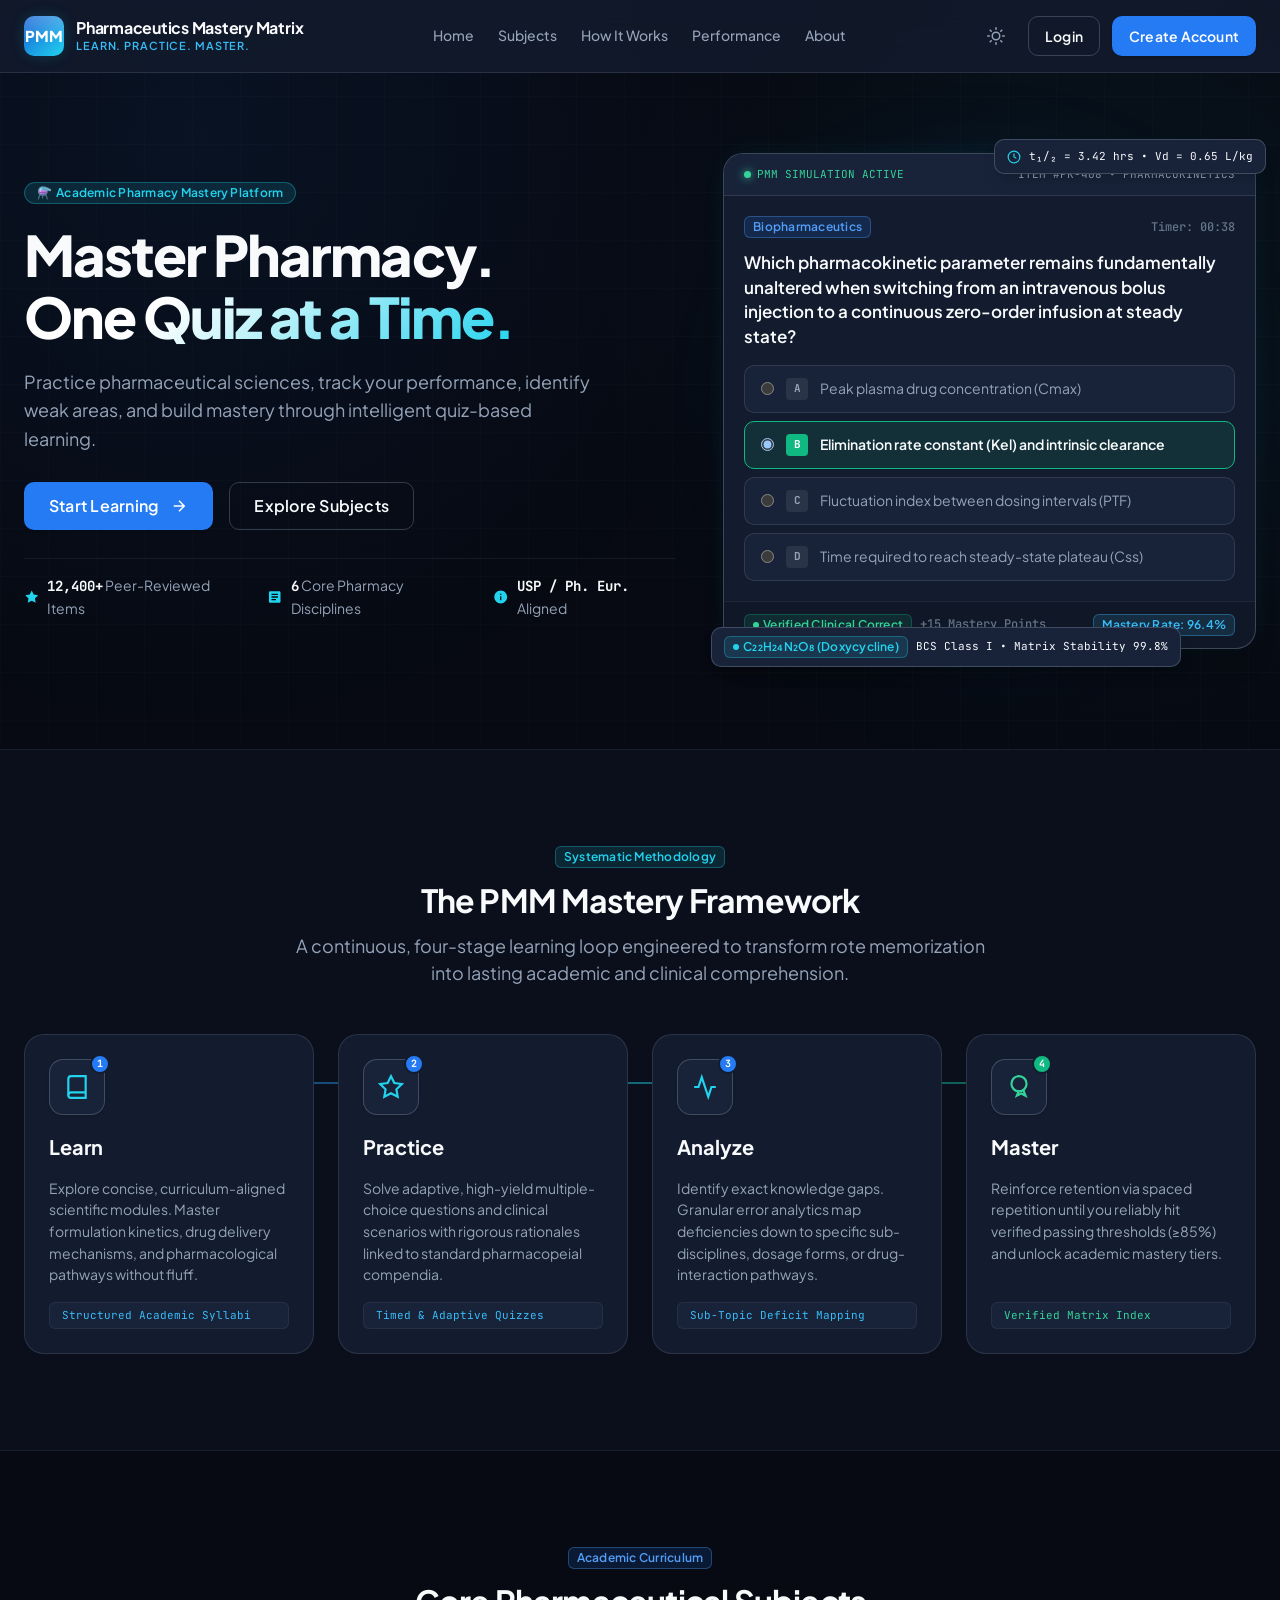
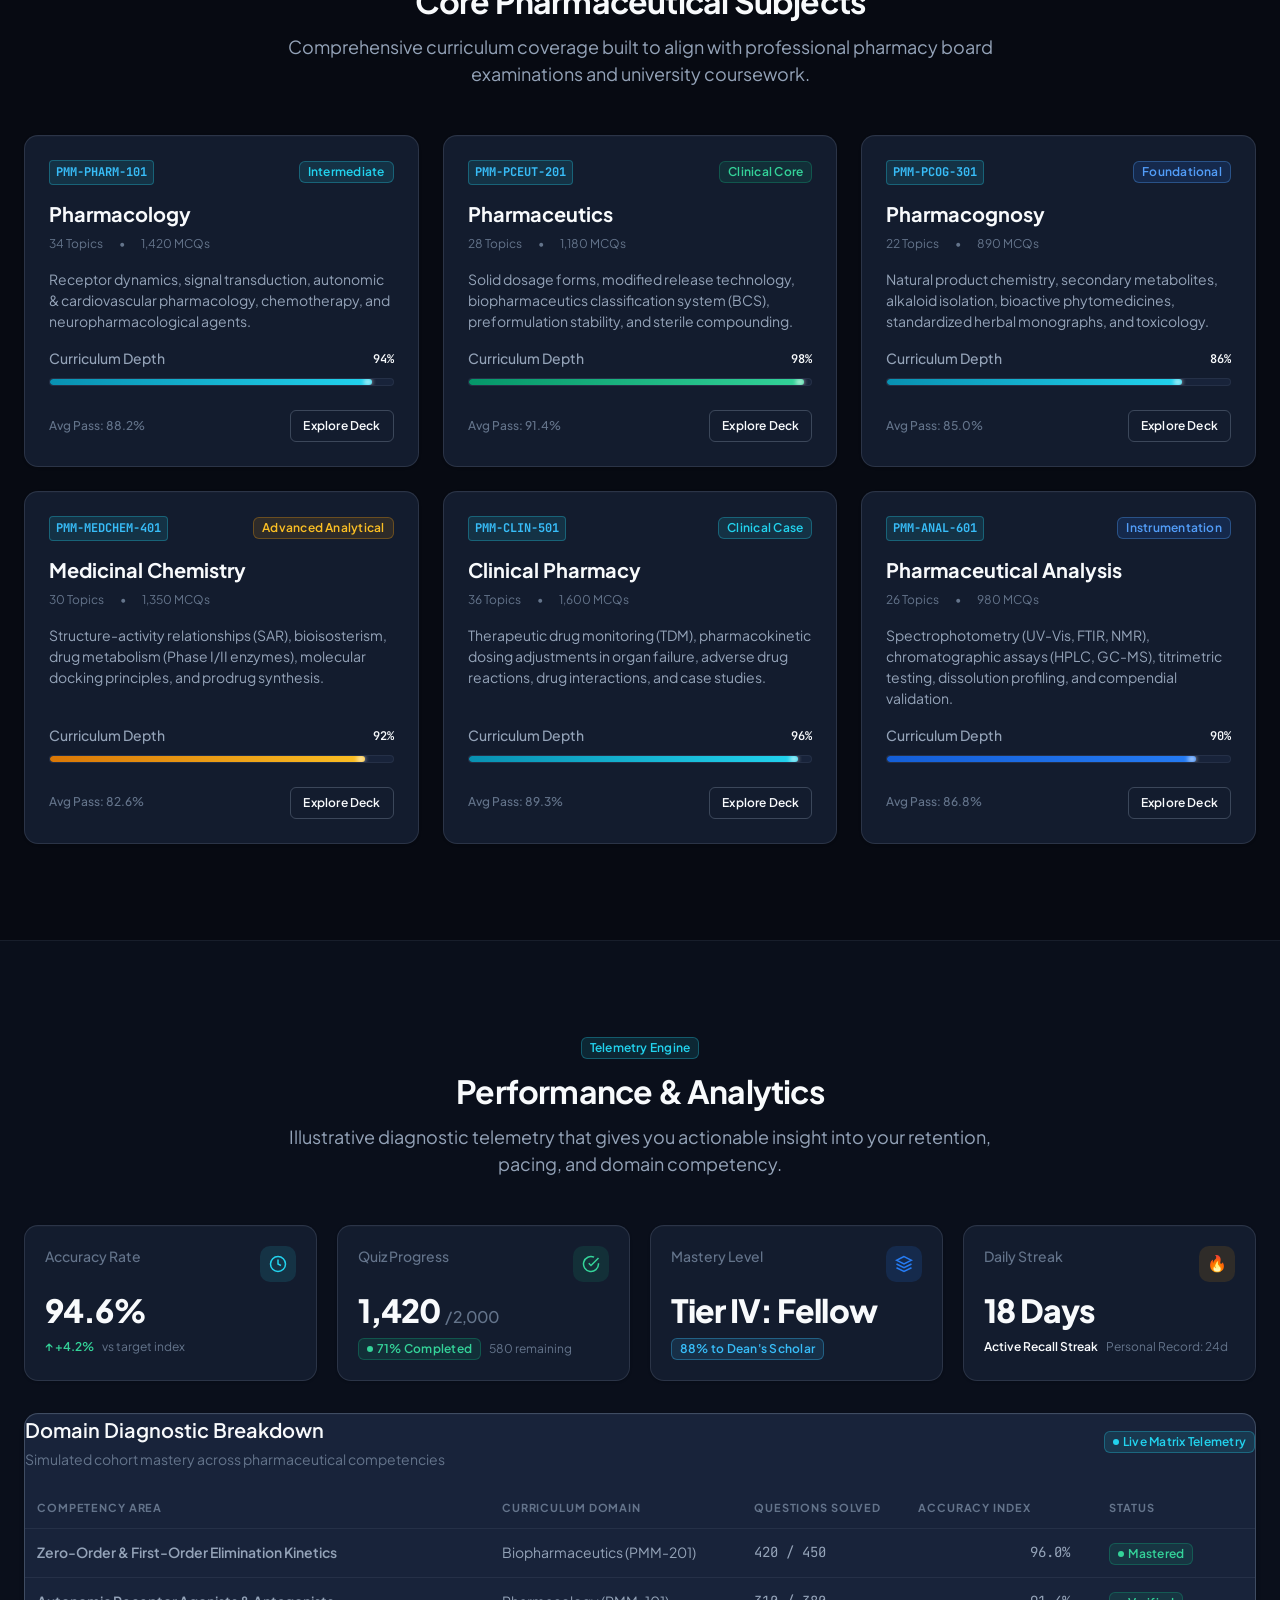
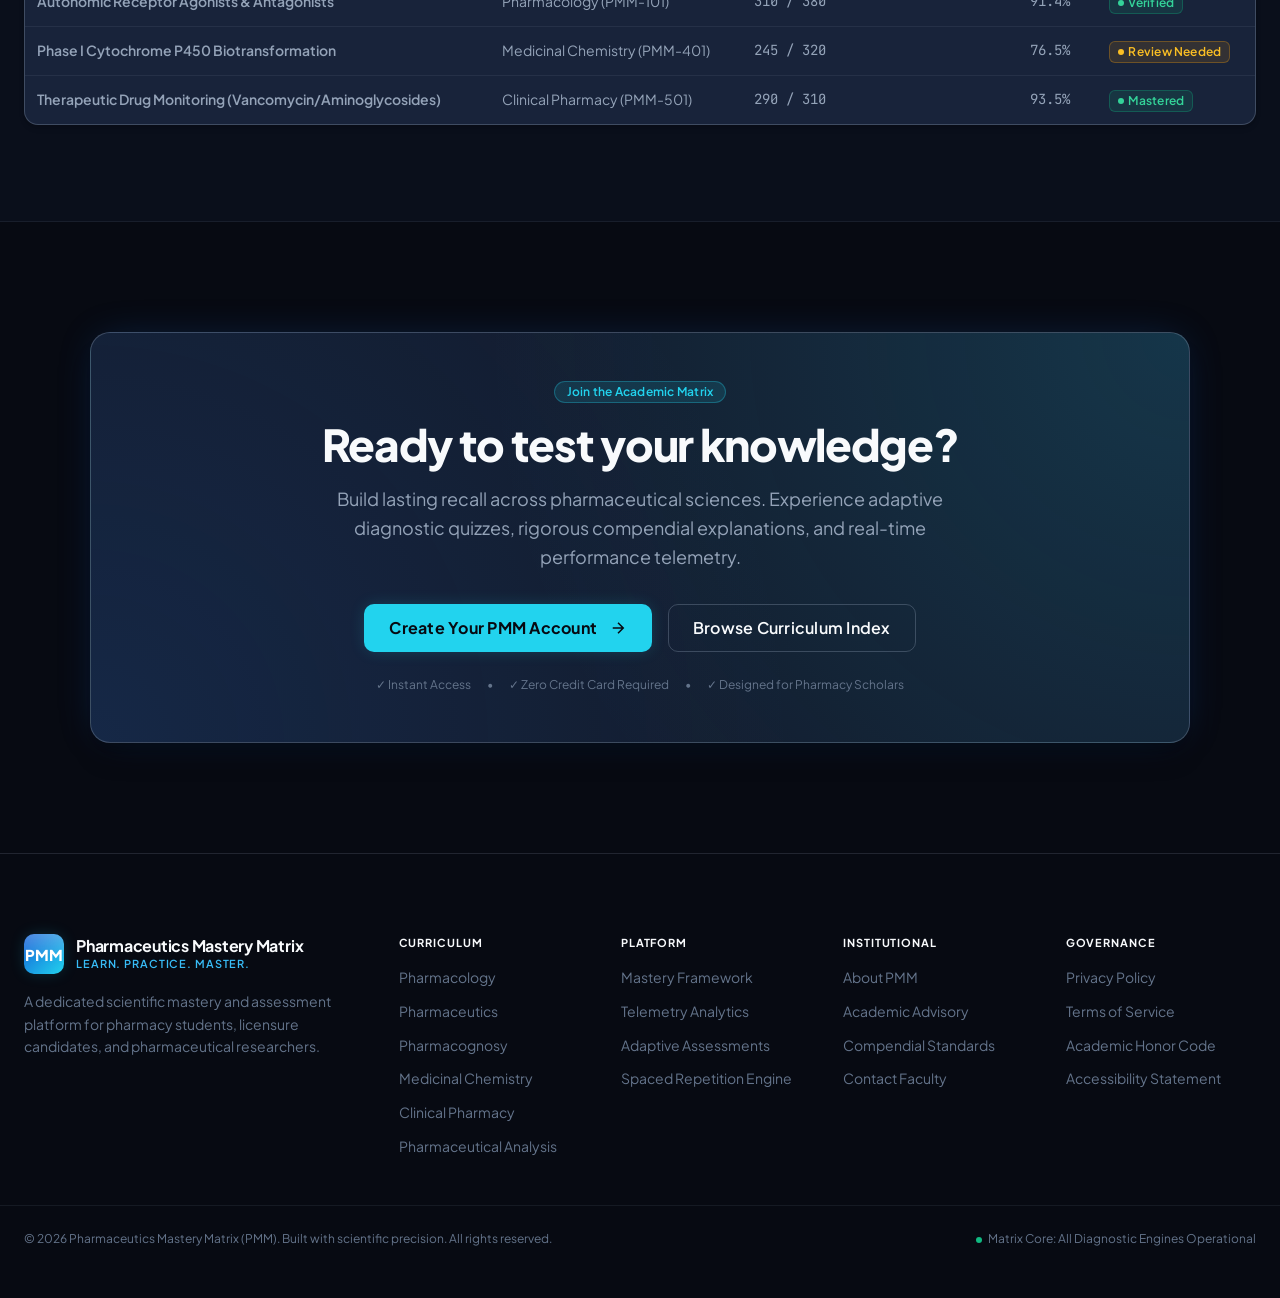
<file: index.html>
<!DOCTYPE html>
<html lang="en" data-theme="dark">
<head>
  <meta charset="UTF-8">
  <meta name="viewport" content="width=device-width, initial-scale=1.0">
  <meta name="description" content="Pharmaceutics Mastery Matrix (PMM) - An advanced pharmaceutical science education and quiz mastery platform. Learn. Practice. Master.">
  <title>Pharmaceutics Mastery Matrix (PMM) — Learn. Practice. Master.</title>

  <!-- Design System Stylesheets -->
  <link rel="stylesheet" href="./css/pmm-system.css">
  <link rel="stylesheet" href="./css/pmm-landing.css">
</head>
<body class="pmm-landing-body">

  <!-- ========================================================================
       1. NAVIGATION SECTION
       ======================================================================== -->
  <header class="pmm-landing-header" id="top-nav">
    <nav class="pmm-landing-nav" aria-label="Main Navigation">
      <!-- Left: Logo & Title -->
      <a href="#hero" class="pmm-brand-lockup" aria-label="Pharmaceutics Mastery Matrix Home">
        <div class="pmm-brand-logo" aria-hidden="true">
          <span>PMM</span>
        </div>
        <div class="pmm-brand-text">
          <span class="pmm-brand-title">Pharmaceutics Mastery Matrix</span>
          <span class="pmm-brand-subtitle">Learn. Practice. Master.</span>
        </div>
      </a>

      <!-- Right: Main Menu Links -->
      <div class="pmm-nav-menu" role="menubar">
        <a href="#hero" class="pmm-nav-link" role="menuitem">Home</a>
        <a href="#subjects" class="pmm-nav-link" role="menuitem">Subjects</a>
        <a href="#how-it-works" class="pmm-nav-link" role="menuitem">How It Works</a>
        <a href="#performance" class="pmm-nav-link" role="menuitem">Performance</a>
        <a href="#about" class="pmm-nav-link" role="menuitem">About</a>
      </div>

      <!-- Right: Actions & Theme Toggle -->
      <div class="pmm-nav-actions">
        <!-- Dark/Light Theme Switcher -->
        <button type="button" class="pmm-btn pmm-btn--icon pmm-btn--ghost" data-pmm-theme-toggle aria-label="Toggle dark/light visual mode" data-pmm-tooltip="Toggle Mode" data-pmm-tooltip-pos="bottom">
          <svg width="18" height="18" fill="none" stroke="currentColor" stroke-width="2" stroke-linecap="round" stroke-linejoin="round" viewBox="0 0 24 24" aria-hidden="true">
            <circle cx="12" cy="12" r="5"></circle>
            <line x1="12" y1="1" x2="12" y2="3"></line>
            <line x1="12" y1="21" x2="12" y2="23"></line>
            <line x1="4.22" y1="4.22" x2="5.64" y2="5.64"></line>
            <line x1="18.36" y1="18.36" x2="19.78" y2="19.78"></line>
            <line x1="1" y1="12" x2="3" y2="12"></line>
            <line x1="21" y1="12" x2="23" y2="12"></line>
            <line x1="4.22" y1="19.78" x2="5.64" y2="18.36"></line>
            <line x1="18.36" y1="5.64" x2="19.78" y2="4.22"></line>
          </svg>
        </button>

        <!-- Route placeholder buttons -->
        <a href="login.html" class="pmm-btn pmm-btn--outline" id="nav-login-btn">
          <span>Login</span>
        </a>
        <a href="register.html" class="pmm-btn pmm-btn--primary" id="nav-register-btn">
          <span>Create Account</span>
        </a>

        <!-- Mobile Drawer Hamburger -->
        <button type="button" class="pmm-btn pmm-btn--icon pmm-btn--ghost pmm-mobile-toggle" id="pmm-mobile-menu-btn" aria-label="Open mobile navigation menu">
          <svg width="22" height="22" fill="none" stroke="currentColor" stroke-width="2" stroke-linecap="round" stroke-linejoin="round" viewBox="0 0 24 24" aria-hidden="true">
            <line x1="3" y1="12" x2="21" y2="12"></line>
            <line x1="3" y1="6" x2="21" y2="6"></line>
            <line x1="3" y1="18" x2="21" y2="18"></line>
          </svg>
        </button>
      </div>
    </nav>
  </header>

  <!-- Mobile Menu Drawer & Backdrop -->
  <div class="pmm-sidebar-backdrop" id="pmm-mobile-backdrop"></div>
  <aside class="pmm-shell__sidebar pmm-sidebar" id="pmm-mobile-drawer" aria-label="Mobile Navigation Drawer">
    <div class="pmm-sidebar__header">
      <div class="pmm-sidebar__logo-mark">PMM</div>
      <div class="pmm-sidebar__brand-text">
        <span class="pmm-sidebar__brand-name">Pharmaceutics Matrix</span>
        <span class="pmm-sidebar__brand-tag">Navigation</span>
      </div>
      <button type="button" class="pmm-btn pmm-btn--icon pmm-btn--ghost pmm-mobile-close-btn" id="pmm-mobile-close-btn" aria-label="Close menu">✕</button>
    </div>
    <nav class="pmm-nav" aria-label="Mobile Navigation">
      <a href="#hero" class="pmm-nav__link pmm-nav__link--active"><span class="pmm-nav__label">Home</span></a>
      <a href="#subjects" class="pmm-nav__link"><span class="pmm-nav__label">Subjects</span></a>
      <a href="#how-it-works" class="pmm-nav__link"><span class="pmm-nav__label">How It Works</span></a>
      <a href="#performance" class="pmm-nav__link"><span class="pmm-nav__label">Performance</span></a>
      <a href="#about" class="pmm-nav__link"><span class="pmm-nav__label">About</span></a>
    </nav>
    <div class="pmm-sidebar__footer pmm-mobile-drawer__footer">
      <a href="login.html" class="pmm-btn pmm-btn--outline pmm-btn--full">Login</a>
      <a href="register.html" class="pmm-btn pmm-btn--primary pmm-btn--full">Create Account</a>
    </div>
  </aside>

  <main>
    <!-- ======================================================================
         2. HERO SECTION
         ====================================================================== -->
    <section class="pmm-hero-section" id="hero">
      <div class="pmm-hero-grid">
        <!-- Left Column: Copy & Calls to Action -->
        <div class="pmm-hero-content">
          <div class="pmm-hero-badge-wrap">
            <span class="pmm-badge pmm-badge--accent pmm-badge--pill">
              <span aria-hidden="true">⚗️</span> Academic Pharmacy Mastery Platform
            </span>
          </div>

          <h1 class="pmm-hero-title">
            Master Pharmacy.<br>
            <span class="pmm-hero-title-accent">One Quiz at a Time.</span>
          </h1>

          <p class="pmm-hero-subtitle">
            Practice pharmaceutical sciences, track your performance, identify weak areas, and build mastery through intelligent quiz-based learning.
          </p>

          <div class="pmm-hero-ctas">
            <a href="register.html" class="pmm-btn pmm-btn--primary pmm-btn--lg" id="hero-cta-start">
              <span>Start Learning</span>
              <svg width="18" height="18" fill="none" stroke="currentColor" stroke-width="2" viewBox="0 0 24 24" aria-hidden="true"><path d="M5 12h14M12 5l7 7-7 7"/></svg>
            </a>
            <a href="#subjects" class="pmm-btn pmm-btn--outline pmm-btn--lg" id="hero-cta-explore">
              <span>Explore Subjects</span>
            </a>
          </div>

          <!-- Credibility / Realism Indicators -->
          <div class="pmm-hero-meta-row">
            <div class="pmm-meta-item">
              <svg width="16" height="16" fill="currentColor" viewBox="0 0 24 24" class="pmm-text-accent" aria-hidden="true"><path d="M12 2l3.09 6.26L22 9.27l-5 4.87 1.18 6.88L12 17.77l-6.18 3.25L7 14.14 2 9.27l6.91-1.01L12 2z"/></svg>
              <span><strong>12,400+</strong> Peer-Reviewed Items</span>
            </div>
            <div class="pmm-meta-item">
              <svg width="16" height="16" fill="currentColor" viewBox="0 0 24 24" class="pmm-text-accent" aria-hidden="true"><path d="M19 3H5c-1.1 0-2 .9-2 2v14c0 1.1.9 2 2 2h14c1.1 0 2-.9 2-2V5c0-1.1-.9-2-2-2zm-5 14H7v-2h7v2zm3-4H7v-2h10v2zm0-4H7V7h10v2z"/></svg>
              <span><strong>6</strong> Core Pharmacy Disciplines</span>
            </div>
            <div class="pmm-meta-item">
              <svg width="16" height="16" fill="currentColor" viewBox="0 0 24 24" class="pmm-text-accent" aria-hidden="true"><path d="M12 2C6.48 2 2 6.48 2 12s4.48 10 10 10 10-4.48 10-10S17.52 2 12 2zm1 15h-2v-6h2v6zm0-8h-2V7h2v2z"/></svg>
              <span><strong>USP / Ph. Eur.</strong> Aligned</span>
            </div>
          </div>
        </div>

        <!-- Right Column: Sophisticated Scientific Visual Element (HUD + Molecular Matrix) -->
        <div class="pmm-hero-visual-wrap">
          <div class="pmm-hero-visual-glow" aria-hidden="true"></div>

          <!-- Top-right Floating Scientific Telemetry Chip -->
          <div class="pmm-floating-chip pmm-floating-chip--top-right" aria-hidden="true">
            <svg width="14" height="14" fill="none" stroke="currentColor" stroke-width="2" viewBox="0 0 24 24" class="pmm-text-accent"><circle cx="12" cy="12" r="10"/><path d="M12 6v6l4 2"/></svg>
            <span>t₁/₂ = 3.42 hrs • Vd = 0.65 L/kg</span>
          </div>

          <!-- Simulated Live Clinical Quiz HUD -->
          <div class="pmm-hero-quiz-card">
            <!-- HUD Header -->
            <div class="pmm-hero-quiz-hud">
              <span class="pmm-hud-live-tag">PMM SIMULATION ACTIVE</span>
              <span>ITEM #PK-408 • PHARMACOKINETICS</span>
            </div>

            <!-- Question Box -->
            <div class="pmm-quiz-question-box">
              <div class="pmm-quiz-question-header">
                <span class="pmm-badge pmm-badge--primary">Biopharmaceutics</span>
                <span class="pmm-micro pmm-mono">Timer: 00:38</span>
              </div>

              <p class="pmm-quiz-question-text">
                Which pharmacokinetic parameter remains fundamentally unaltered when switching from an intravenous bolus injection to a continuous zero-order infusion at steady state?
              </p>

              <!-- Interactive Options -->
              <div class="pmm-quiz-options-list">
                <label class="pmm-quiz-option-item" data-correct="false">
                  <input type="radio" name="hero_quiz_option" class="pmm-sr-only" value="A">
                  <span class="pmm-option-key">A</span>
                  <span>Peak plasma drug concentration (Cmax)</span>
                </label>

                <label class="pmm-quiz-option-item pmm-quiz-option-item--selected" data-correct="true">
                  <input type="radio" name="hero_quiz_option" class="pmm-sr-only" value="B" checked>
                  <span class="pmm-option-key">B</span>
                  <span>Elimination rate constant (Kel) and intrinsic clearance</span>
                </label>

                <label class="pmm-quiz-option-item" data-correct="false">
                  <input type="radio" name="hero_quiz_option" class="pmm-sr-only" value="C">
                  <span class="pmm-option-key">C</span>
                  <span>Fluctuation index between dosing intervals (PTF)</span>
                </label>

                <label class="pmm-quiz-option-item" data-correct="false">
                  <input type="radio" name="hero_quiz_option" class="pmm-sr-only" value="D">
                  <span class="pmm-option-key">D</span>
                  <span>Time required to reach steady-state plateau (Css)</span>
                </label>
              </div>
            </div>

            <!-- HUD Card Footer -->
            <div class="pmm-hero-quiz-footer">
              <div id="pmm-quiz-feedback" class="pmm-quiz-feedback-wrap">
                <span class="pmm-badge pmm-badge--success pmm-badge--dot">Verified Clinical Correct</span>
                <span class="pmm-micro pmm-mono">+15 Mastery Points</span>
              </div>
              <span class="pmm-badge pmm-badge--platinum">Mastery Rate: 96.4%</span>
            </div>
          </div>

          <!-- Bottom-left Floating Scientific Telemetry Chip -->
          <div class="pmm-floating-chip pmm-floating-chip--bottom-left" aria-hidden="true">
            <span class="pmm-badge pmm-badge--accent pmm-badge--dot">C₂₂H₂₄N₂O₈ (Doxycycline)</span>
            <span>BCS Class I • Matrix Stability 99.8%</span>
          </div>
        </div>
      </div>
    </section>

    <!-- ======================================================================
         3. PMM MASTERY CONCEPT SECTION (4 Connected Steps)
         ====================================================================== -->
    <section class="pmm-concept-section" id="how-it-works">
      <div class="pmm-section-header">
        <div class="pmm-section-tag">
          <span class="pmm-badge pmm-badge--accent">Systematic Methodology</span>
        </div>
        <h2 class="pmm-h1">The PMM Mastery Framework</h2>
        <p class="pmm-body-lead">
          A continuous, four-stage learning loop engineered to transform rote memorization into lasting academic and clinical comprehension.
        </p>
      </div>

      <!-- 4 Connected Steps Pipeline -->
      <div class="pmm-steps-pipeline">
        <!-- Step 1: Learn -->
        <div class="pmm-step-card">
          <div class="pmm-step-icon-wrap">
            <span class="pmm-step-num-badge">1</span>
            <svg width="26" height="26" fill="none" stroke="currentColor" stroke-width="2" viewBox="0 0 24 24" aria-hidden="true"><path d="M4 19.5A2.5 2.5 0 0 1 6.5 17H20"/><path d="M6.5 2H20v20H6.5A2.5 2.5 0 0 1 4 19.5v-15A2.5 2.5 0 0 1 6.5 2z"/></svg>
          </div>
          <h3 class="pmm-step-title">Learn</h3>
          <p class="pmm-step-desc">
            Explore concise, curriculum-aligned scientific modules. Master formulation kinetics, drug delivery mechanisms, and pharmacological pathways without fluff.
          </p>
          <div class="pmm-step-pill">
            <span>Structured Academic Syllabi</span>
          </div>
        </div>

        <!-- Step 2: Practice -->
        <div class="pmm-step-card">
          <div class="pmm-step-icon-wrap">
            <span class="pmm-step-num-badge">2</span>
            <svg width="26" height="26" fill="none" stroke="currentColor" stroke-width="2" viewBox="0 0 24 24" aria-hidden="true"><polygon points="12 2 15.09 8.26 22 9.27 17 14.14 18.18 21.02 12 17.77 5.82 21.02 7 14.14 2 9.27 8.91 8.26 12 2"/></svg>
          </div>
          <h3 class="pmm-step-title">Practice</h3>
          <p class="pmm-step-desc">
            Solve adaptive, high-yield multiple-choice questions and clinical scenarios with rigorous rationales linked to standard pharmacopeial compendia.
          </p>
          <div class="pmm-step-pill">
            <span>Timed &amp; Adaptive Quizzes</span>
          </div>
        </div>

        <!-- Step 3: Analyze -->
        <div class="pmm-step-card">
          <div class="pmm-step-icon-wrap">
            <span class="pmm-step-num-badge">3</span>
            <svg width="26" height="26" fill="none" stroke="currentColor" stroke-width="2" viewBox="0 0 24 24" aria-hidden="true"><path d="M22 12h-4l-3 9L9 3l-3 9H2"/></svg>
          </div>
          <h3 class="pmm-step-title">Analyze</h3>
          <p class="pmm-step-desc">
            Identify exact knowledge gaps. Granular error analytics map deficiencies down to specific sub-disciplines, dosage forms, or drug-interaction pathways.
          </p>
          <div class="pmm-step-pill">
            <span>Sub-Topic Deficit Mapping</span>
          </div>
        </div>

        <!-- Step 4: Master -->
        <div class="pmm-step-card">
          <div class="pmm-step-icon-wrap pmm-step-icon-wrap--success">
            <span class="pmm-step-num-badge">4</span>
            <svg width="26" height="26" fill="none" stroke="currentColor" stroke-width="2" viewBox="0 0 24 24" aria-hidden="true"><path d="M12 15l-2 5 4-2 4 2-2-5"/><circle cx="12" cy="9" r="7"/></svg>
          </div>
          <h3 class="pmm-step-title">Master</h3>
          <p class="pmm-step-desc">
            Reinforce retention via spaced repetition until you reliably hit verified passing thresholds (≥85%) and unlock academic mastery tiers.
          </p>
          <div class="pmm-step-pill pmm-step-pill--success">
            <span>Verified Matrix Index</span>
          </div>
        </div>
      </div>
    </section>

    <!-- ======================================================================
         4. SUBJECTS PREVIEW SECTION
         ====================================================================== -->
    <section class="pmm-subjects-section" id="subjects">
      <div class="pmm-section-header">
        <div class="pmm-section-tag">
          <span class="pmm-badge pmm-badge--primary">Academic Curriculum</span>
        </div>
        <h2 class="pmm-h1">Core Pharmaceutical Subjects</h2>
        <p class="pmm-body-lead">
          Comprehensive curriculum coverage built to align with professional pharmacy board examinations and university coursework.
        </p>
      </div>

      <div class="pmm-subjects-grid">
        <!-- 1. Pharmacology -->
        <div class="pmm-card pmm-card--interactive pmm-subject-preview-card">
          <div class="pmm-subject-card__meta-row">
            <span class="pmm-subject-card__code">PMM-PHARM-101</span>
            <span class="pmm-badge pmm-badge--accent">Intermediate</span>
          </div>
          <div>
            <h3 class="pmm-subject-card__title">Pharmacology</h3>
            <div class="pmm-subject-card__stats">
              <span>34 Topics</span>
              <span>•</span>
              <span>1,420 MCQs</span>
            </div>
          </div>
          <p class="pmm-subject-card-desc">
            Receptor dynamics, signal transduction, autonomic &amp; cardiovascular pharmacology, chemotherapy, and neuropharmacological agents.
          </p>
          <div class="pmm-progress pmm-progress--accent">
            <div class="pmm-progress__header">
              <span class="pmm-progress__label">Curriculum Depth</span>
              <span class="pmm-progress__value">94%</span>
            </div>
            <div class="pmm-progress__track">
              <div class="pmm-progress__bar pmm-w-94"></div>
            </div>
          </div>
          <div class="pmm-subject-card__footer">
            <span class="pmm-micro">Avg Pass: 88.2%</span>
            <a href="register.html" class="pmm-btn pmm-btn--sm pmm-btn--outline">Explore Deck</a>
          </div>
        </div>

        <!-- 2. Pharmaceutics -->
        <div class="pmm-card pmm-card--interactive pmm-subject-preview-card">
          <div class="pmm-subject-card__meta-row">
            <span class="pmm-subject-card__code">PMM-PCEUT-201</span>
            <span class="pmm-badge pmm-badge--success">Clinical Core</span>
          </div>
          <div>
            <h3 class="pmm-subject-card__title">Pharmaceutics</h3>
            <div class="pmm-subject-card__stats">
              <span>28 Topics</span>
              <span>•</span>
              <span>1,180 MCQs</span>
            </div>
          </div>
          <p class="pmm-subject-card-desc">
            Solid dosage forms, modified release technology, biopharmaceutics classification system (BCS), preformulation stability, and sterile compounding.
          </p>
          <div class="pmm-progress pmm-progress--success">
            <div class="pmm-progress__header">
              <span class="pmm-progress__label">Curriculum Depth</span>
              <span class="pmm-progress__value">98%</span>
            </div>
            <div class="pmm-progress__track">
              <div class="pmm-progress__bar pmm-w-98"></div>
            </div>
          </div>
          <div class="pmm-subject-card__footer">
            <span class="pmm-micro">Avg Pass: 91.4%</span>
            <a href="register.html" class="pmm-btn pmm-btn--sm pmm-btn--outline">Explore Deck</a>
          </div>
        </div>

        <!-- 3. Pharmacognosy -->
        <div class="pmm-card pmm-card--interactive pmm-subject-preview-card">
          <div class="pmm-subject-card__meta-row">
            <span class="pmm-subject-card__code">PMM-PCOG-301</span>
            <span class="pmm-badge pmm-badge--primary">Foundational</span>
          </div>
          <div>
            <h3 class="pmm-subject-card__title">Pharmacognosy</h3>
            <div class="pmm-subject-card__stats">
              <span>22 Topics</span>
              <span>•</span>
              <span>890 MCQs</span>
            </div>
          </div>
          <p class="pmm-subject-card-desc">
            Natural product chemistry, secondary metabolites, alkaloid isolation, bioactive phytomedicines, standardized herbal monographs, and toxicology.
          </p>
          <div class="pmm-progress pmm-progress--accent">
            <div class="pmm-progress__header">
              <span class="pmm-progress__label">Curriculum Depth</span>
              <span class="pmm-progress__value">86%</span>
            </div>
            <div class="pmm-progress__track">
              <div class="pmm-progress__bar pmm-w-86"></div>
            </div>
          </div>
          <div class="pmm-subject-card__footer">
            <span class="pmm-micro">Avg Pass: 85.0%</span>
            <a href="register.html" class="pmm-btn pmm-btn--sm pmm-btn--outline">Explore Deck</a>
          </div>
        </div>

        <!-- 4. Medicinal Chemistry -->
        <div class="pmm-card pmm-card--interactive pmm-subject-preview-card">
          <div class="pmm-subject-card__meta-row">
            <span class="pmm-subject-card__code">PMM-MEDCHEM-401</span>
            <span class="pmm-badge pmm-badge--warning">Advanced Analytical</span>
          </div>
          <div>
            <h3 class="pmm-subject-card__title">Medicinal Chemistry</h3>
            <div class="pmm-subject-card__stats">
              <span>30 Topics</span>
              <span>•</span>
              <span>1,350 MCQs</span>
            </div>
          </div>
          <p class="pmm-subject-card-desc">
            Structure-activity relationships (SAR), bioisosterism, drug metabolism (Phase I/II enzymes), molecular docking principles, and prodrug synthesis.
          </p>
          <div class="pmm-progress pmm-progress--warning">
            <div class="pmm-progress__header">
              <span class="pmm-progress__label">Curriculum Depth</span>
              <span class="pmm-progress__value">92%</span>
            </div>
            <div class="pmm-progress__track">
              <div class="pmm-progress__bar pmm-w-92"></div>
            </div>
          </div>
          <div class="pmm-subject-card__footer">
            <span class="pmm-micro">Avg Pass: 82.6%</span>
            <a href="register.html" class="pmm-btn pmm-btn--sm pmm-btn--outline">Explore Deck</a>
          </div>
        </div>

        <!-- 5. Clinical Pharmacy -->
        <div class="pmm-card pmm-card--interactive pmm-subject-preview-card">
          <div class="pmm-subject-card__meta-row">
            <span class="pmm-subject-card__code">PMM-CLIN-501</span>
            <span class="pmm-badge pmm-badge--accent">Clinical Case</span>
          </div>
          <div>
            <h3 class="pmm-subject-card__title">Clinical Pharmacy</h3>
            <div class="pmm-subject-card__stats">
              <span>36 Topics</span>
              <span>•</span>
              <span>1,600 MCQs</span>
            </div>
          </div>
          <p class="pmm-subject-card-desc">
            Therapeutic drug monitoring (TDM), pharmacokinetic dosing adjustments in organ failure, adverse drug reactions, drug interactions, and case studies.
          </p>
          <div class="pmm-progress pmm-progress--accent">
            <div class="pmm-progress__header">
              <span class="pmm-progress__label">Curriculum Depth</span>
              <span class="pmm-progress__value">96%</span>
            </div>
            <div class="pmm-progress__track">
              <div class="pmm-progress__bar pmm-w-96"></div>
            </div>
          </div>
          <div class="pmm-subject-card__footer">
            <span class="pmm-micro">Avg Pass: 89.3%</span>
            <a href="register.html" class="pmm-btn pmm-btn--sm pmm-btn--outline">Explore Deck</a>
          </div>
        </div>

        <!-- 6. Pharmaceutical Analysis -->
        <div class="pmm-card pmm-card--interactive pmm-subject-preview-card">
          <div class="pmm-subject-card__meta-row">
            <span class="pmm-subject-card__code">PMM-ANAL-601</span>
            <span class="pmm-badge pmm-badge--primary">Instrumentation</span>
          </div>
          <div>
            <h3 class="pmm-subject-card__title">Pharmaceutical Analysis</h3>
            <div class="pmm-subject-card__stats">
              <span>26 Topics</span>
              <span>•</span>
              <span>980 MCQs</span>
            </div>
          </div>
          <p class="pmm-subject-card-desc">
            Spectrophotometry (UV-Vis, FTIR, NMR), chromatographic assays (HPLC, GC-MS), titrimetric testing, dissolution profiling, and compendial validation.
          </p>
          <div class="pmm-progress pmm-progress--primary">
            <div class="pmm-progress__header">
              <span class="pmm-progress__label">Curriculum Depth</span>
              <span class="pmm-progress__value">90%</span>
            </div>
            <div class="pmm-progress__track">
              <div class="pmm-progress__bar pmm-w-90"></div>
            </div>
          </div>
          <div class="pmm-subject-card__footer">
            <span class="pmm-micro">Avg Pass: 86.8%</span>
            <a href="register.html" class="pmm-btn pmm-btn--sm pmm-btn--outline">Explore Deck</a>
          </div>
        </div>
      </div>
    </section>

    <!-- ======================================================================
         5. PERFORMANCE TELEMETRY SECTION (Illustrative UI)
         ====================================================================== -->
    <section class="pmm-performance-section" id="performance">
      <div class="pmm-section-header">
        <div class="pmm-section-tag">
          <span class="pmm-badge pmm-badge--accent">Telemetry Engine</span>
        </div>
        <h2 class="pmm-h1">Performance &amp; Analytics</h2>
        <p class="pmm-body-lead">
          Illustrative diagnostic telemetry that gives you actionable insight into your retention, pacing, and domain competency.
        </p>
      </div>

      <!-- 4 Core Performance Metric Cards -->
      <div class="pmm-performance-grid">
        <!-- 1. Accuracy -->
        <div class="pmm-card pmm-stat-card">
          <div class="pmm-stat-card__header">
            <span class="pmm-stat-card__label">Accuracy Rate</span>
            <div class="pmm-stat-card__icon pmm-stat-card__icon--accent">
              <svg width="18" height="18" fill="none" stroke="currentColor" stroke-width="2" viewBox="0 0 24 24" aria-hidden="true"><circle cx="12" cy="12" r="10"/><path d="M12 6v6l4 2"/></svg>
            </div>
          </div>
          <div class="pmm-stat-card__value">94.6%</div>
          <div class="pmm-stat-card__footer">
            <span class="pmm-stat-card__trend pmm-stat-card__trend--up">↑ +4.2%</span>
            <span class="pmm-stat-card__context">vs target index</span>
          </div>
        </div>

        <!-- 2. Quiz Progress -->
        <div class="pmm-card pmm-stat-card">
          <div class="pmm-stat-card__header">
            <span class="pmm-stat-card__label">Quiz Progress</span>
            <div class="pmm-stat-card__icon pmm-stat-card__icon--success">
              <svg width="18" height="18" fill="none" stroke="currentColor" stroke-width="2" viewBox="0 0 24 24" aria-hidden="true"><path d="M22 11.08V12a10 10 0 1 1-5.93-9.14"/><polyline points="22 4 12 14.01 9 11.01"/></svg>
            </div>
          </div>
          <div class="pmm-stat-card__value">1,420 <span class="pmm-stat-card__denominator">/ 2,000</span></div>
          <div class="pmm-stat-card__footer">
            <span class="pmm-badge pmm-badge--success pmm-badge--dot">71% Completed</span>
            <span class="pmm-stat-card__context">580 remaining</span>
          </div>
        </div>

        <!-- 3. Mastery Level -->
        <div class="pmm-card pmm-stat-card">
          <div class="pmm-stat-card__header">
            <span class="pmm-stat-card__label">Mastery Level</span>
            <div class="pmm-stat-card__icon">
              <svg width="18" height="18" fill="none" stroke="currentColor" stroke-width="2" viewBox="0 0 24 24" aria-hidden="true"><path d="M12 2L2 7l10 5 10-5-10-5zM2 17l10 5 10-5M2 12l10 5 10-5"/></svg>
            </div>
          </div>
          <div class="pmm-stat-card__value pmm-stat-card__value--compact">Tier IV: Fellow</div>
          <div class="pmm-stat-card__footer">
            <span class="pmm-badge pmm-badge--platinum">88% to Dean's Scholar</span>
          </div>
        </div>

        <!-- 4. Daily Streak -->
        <div class="pmm-card pmm-stat-card">
          <div class="pmm-stat-card__header">
            <span class="pmm-stat-card__label">Daily Streak</span>
            <div class="pmm-stat-card__icon pmm-stat-card__icon--warning">
              <span class="pmm-streak-emoji">🔥</span>
            </div>
          </div>
          <div class="pmm-stat-card__value">18 Days</div>
          <div class="pmm-stat-card__footer">
            <span class="pmm-stat-card__trend pmm-stat-card__trend--warning">Active Recall Streak</span>
            <span class="pmm-stat-card__context">Personal Record: 24d</span>
          </div>
        </div>
      </div>

      <!-- Domain Breakdown Telemetry Table -->
      <div class="pmm-telemetry-showcase">
        <div class="pmm-card pmm-card--elevated pmm-card--padded">
          <div class="pmm-domain-header">
            <div>
              <h3 class="pmm-card__title">Domain Diagnostic Breakdown</h3>
              <p class="pmm-card__subtitle">Simulated cohort mastery across pharmaceutical competencies</p>
            </div>
            <span class="pmm-badge pmm-badge--accent pmm-badge--dot">Live Matrix Telemetry</span>
          </div>

          <div class="pmm-table-wrap">
            <table class="pmm-domain-matrix-table" aria-label="Pharmaceutical competency breakdown">
              <thead>
                <tr>
                  <th scope="col">Competency Area</th>
                  <th scope="col">Curriculum Domain</th>
                  <th scope="col">Questions Solved</th>
                  <th scope="col">Accuracy Index</th>
                  <th scope="col">Status</th>
                </tr>
              </thead>
              <tbody>
                <tr>
                  <td class="pmm-domain-title">Zero-Order &amp; First-Order Elimination Kinetics</td>
                  <td>Biopharmaceutics (PMM-201)</td>
                  <td class="pmm-mono">420 / 450</td>
                  <td>
                    <div class="pmm-table-progress-cell">
                      <div class="pmm-progress pmm-table-progress-bar">
                        <div class="pmm-progress__bar pmm-w-96"></div>
                      </div>
                      <span class="pmm-mono">96.0%</span>
                    </div>
                  </td>
                  <td><span class="pmm-badge pmm-badge--success pmm-badge--dot">Mastered</span></td>
                </tr>
                <tr>
                  <td class="pmm-domain-title">Autonomic Receptor Agonists &amp; Antagonists</td>
                  <td>Pharmacology (PMM-101)</td>
                  <td class="pmm-mono">310 / 380</td>
                  <td>
                    <div class="pmm-table-progress-cell">
                      <div class="pmm-progress pmm-table-progress-bar">
                        <div class="pmm-progress__bar pmm-w-91"></div>
                      </div>
                      <span class="pmm-mono">91.4%</span>
                    </div>
                  </td>
                  <td><span class="pmm-badge pmm-badge--success pmm-badge--dot">Verified</span></td>
                </tr>
                <tr>
                  <td class="pmm-domain-title">Phase I Cytochrome P450 Biotransformation</td>
                  <td>Medicinal Chemistry (PMM-401)</td>
                  <td class="pmm-mono">245 / 320</td>
                  <td>
                    <div class="pmm-table-progress-cell">
                      <div class="pmm-progress pmm-progress--warning pmm-table-progress-bar">
                        <div class="pmm-progress__bar pmm-w-76"></div>
                      </div>
                      <span class="pmm-mono">76.5%</span>
                    </div>
                  </td>
                  <td><span class="pmm-badge pmm-badge--warning pmm-badge--dot">Review Needed</span></td>
                </tr>
                <tr>
                  <td class="pmm-domain-title">Therapeutic Drug Monitoring (Vancomycin/Aminoglycosides)</td>
                  <td>Clinical Pharmacy (PMM-501)</td>
                  <td class="pmm-mono">290 / 310</td>
                  <td>
                    <div class="pmm-table-progress-cell">
                      <div class="pmm-progress pmm-table-progress-bar">
                        <div class="pmm-progress__bar pmm-w-93"></div>
                      </div>
                      <span class="pmm-mono">93.5%</span>
                    </div>
                  </td>
                  <td><span class="pmm-badge pmm-badge--success pmm-badge--dot">Mastered</span></td>
                </tr>
              </tbody>
            </table>
          </div>
        </div>
      </div>
    </section>

    <!-- ======================================================================
         6. CALL TO ACTION SECTION
         ====================================================================== -->
    <section class="pmm-cta-section" id="cta">
      <div class="pmm-cta-banner">
        <span class="pmm-badge pmm-badge--accent pmm-badge--pill">Join the Academic Matrix</span>

        <h2 class="pmm-cta-headline">Ready to test your knowledge?</h2>

        <p class="pmm-cta-body">
          Build lasting recall across pharmaceutical sciences. Experience adaptive diagnostic quizzes, rigorous compendial explanations, and real-time performance telemetry.
        </p>

        <div class="pmm-cta-buttons">
          <a href="register.html" class="pmm-btn pmm-btn--accent pmm-btn--lg" id="footer-cta-register">
            <span>Create Your PMM Account</span>
            <svg width="18" height="18" fill="none" stroke="currentColor" stroke-width="2" viewBox="0 0 24 24" aria-hidden="true"><path d="M5 12h14M12 5l7 7-7 7"/></svg>
          </a>
          <a href="#subjects" class="pmm-btn pmm-btn--outline pmm-btn--lg">
            <span>Browse Curriculum Index</span>
          </a>
        </div>

        <div class="pmm-cta-trust">
          <span>✓ Instant Access</span>
          <span>•</span>
          <span>✓ Zero Credit Card Required</span>
          <span>•</span>
          <span>✓ Designed for Pharmacy Scholars</span>
        </div>
      </div>
    </section>
  </main>

  <!-- ========================================================================
       7. FOOTER SECTION
       ======================================================================== -->
  <footer class="pmm-landing-footer" id="about">
    <div class="pmm-footer-grid">
      <!-- Col 1: Brand & Mission -->
      <div class="pmm-footer-brand-col">
        <a href="#hero" class="pmm-brand-lockup">
          <div class="pmm-brand-logo">PMM</div>
          <div class="pmm-brand-text">
            <span class="pmm-brand-title">Pharmaceutics Mastery Matrix</span>
            <span class="pmm-brand-subtitle">Learn. Practice. Master.</span>
          </div>
        </a>
        <p class="pmm-footer-about">
          A dedicated scientific mastery and assessment platform for pharmacy students, licensure candidates, and pharmaceutical researchers.
        </p>
      </div>

      <!-- Col 2: Subjects -->
      <div class="pmm-footer-col">
        <div class="pmm-footer-heading">Curriculum</div>
        <a href="#subjects" class="pmm-footer-link">Pharmacology</a>
        <a href="#subjects" class="pmm-footer-link">Pharmaceutics</a>
        <a href="#subjects" class="pmm-footer-link">Pharmacognosy</a>
        <a href="#subjects" class="pmm-footer-link">Medicinal Chemistry</a>
        <a href="#subjects" class="pmm-footer-link">Clinical Pharmacy</a>
        <a href="#subjects" class="pmm-footer-link">Pharmaceutical Analysis</a>
      </div>

      <!-- Col 3: Platform -->
      <div class="pmm-footer-col">
        <div class="pmm-footer-heading">Platform</div>
        <a href="#how-it-works" class="pmm-footer-link">Mastery Framework</a>
        <a href="#performance" class="pmm-footer-link">Telemetry Analytics</a>
        <a href="register.html" class="pmm-footer-link">Adaptive Assessments</a>
        <a href="register.html" class="pmm-footer-link">Spaced Repetition Engine</a>
      </div>

      <!-- Col 4: Institutional -->
      <div class="pmm-footer-col">
        <div class="pmm-footer-heading">Institutional</div>
        <a href="#about" class="pmm-footer-link">About PMM</a>
        <a href="#about" class="pmm-footer-link">Academic Advisory</a>
        <a href="#about" class="pmm-footer-link">Compendial Standards</a>
        <a href="#about" class="pmm-footer-link">Contact Faculty</a>
      </div>

      <!-- Col 5: Governance -->
      <div class="pmm-footer-col">
        <div class="pmm-footer-heading">Governance</div>
        <a href="#about" class="pmm-footer-link">Privacy Policy</a>
        <a href="#about" class="pmm-footer-link">Terms of Service</a>
        <a href="#about" class="pmm-footer-link">Academic Honor Code</a>
        <a href="#about" class="pmm-footer-link">Accessibility Statement</a>
      </div>
    </div>

    <!-- Bottom Bar -->
    <div class="pmm-footer-bottom">
      <div>
        © 2026 Pharmaceutics Mastery Matrix (PMM). Built with scientific precision. All rights reserved.
      </div>
      <div class="pmm-system-status-indicator">
        <span>Matrix Core: All Diagnostic Engines Operational</span>
      </div>
    </div>
  </footer>

  <!-- Interactive JavaScript Foundation & Landing Script -->
  <script src="./js/pmm-components.js"></script>
  <script src="./js/services/mock-auth-adapter.js"></script>
  <script src="./js/services/auth-service.js"></script>
  <script src="./js/utils/guard.js"></script>
  <script src="./js/pmm-landing.js"></script>
  <script>
    document.addEventListener('DOMContentLoaded', () => {
      if (window.PMM_Guard) {
        PMM_Guard.updateNavAuth();
      }
    });
  </script>
</body>
</html>
</file>
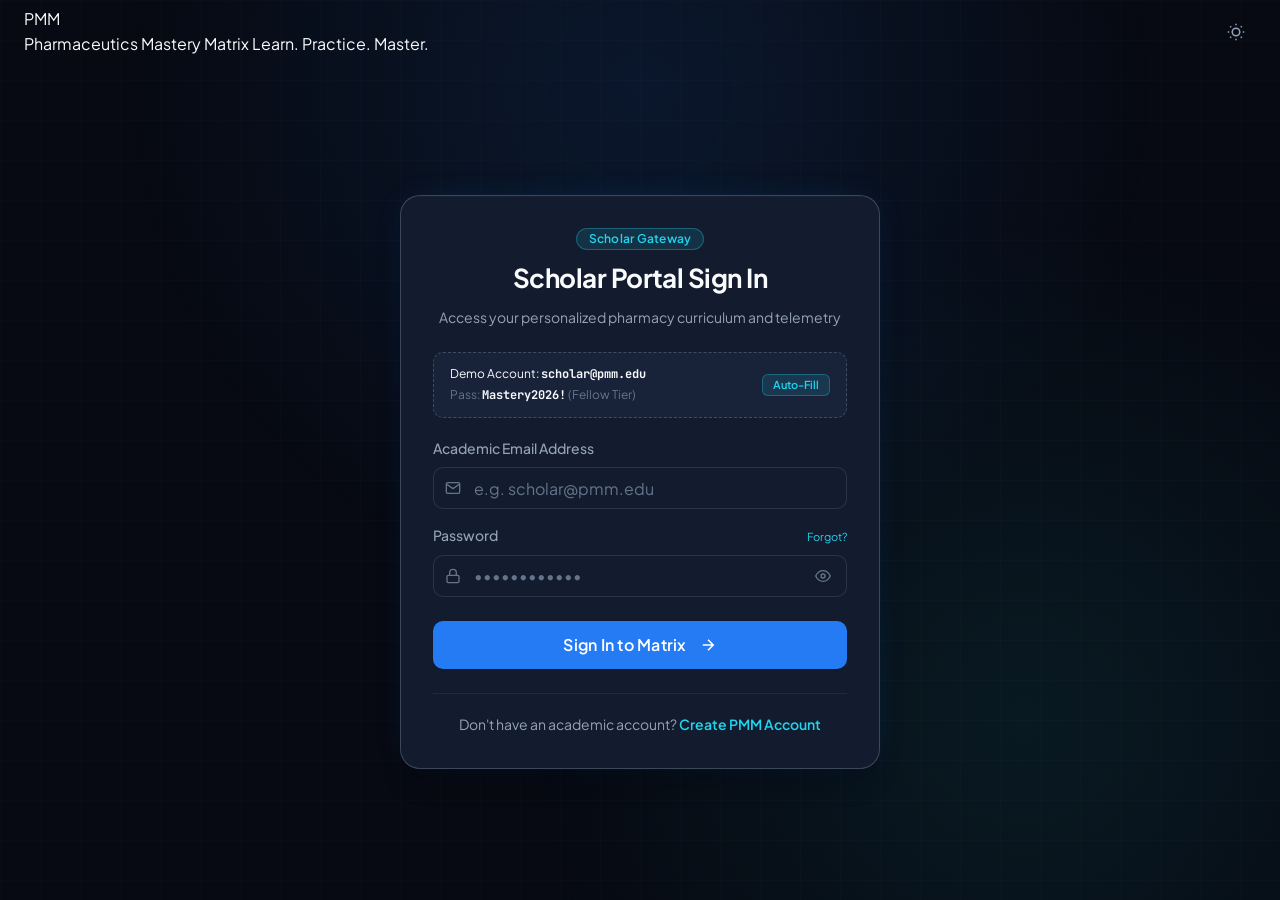
<file: dashboard.html>
<!DOCTYPE html>
<html lang="en" data-theme="dark">
<head>
  <meta charset="UTF-8">
  <meta name="viewport" content="width=device-width, initial-scale=1.0">
  <meta name="description" content="Pharmaceutics Mastery Matrix (PMM) - Scholar Dashboard">
  <title>Scholar Dashboard — Pharmaceutics Mastery Matrix (PMM)</title>

  <link rel="stylesheet" href="./css/pmm-system.css">
  <link rel="stylesheet" href="./css/pmm-dashboard.css">
</head>
<body class="pmm-dashboard-page">

  <!-- PMM App Shell Container -->
  <div class="pmm-shell">

    <!-- Mobile Drawer Backdrop -->
    <div class="pmm-sidebar-backdrop" id="pmm-sidebar-backdrop"></div>

    <!-- 1. SIDEBAR -->
    <aside class="pmm-shell__sidebar pmm-sidebar" id="pmm-main-sidebar" aria-label="Curriculum Navigation">
      <div class="pmm-sidebar__header">
        <a href="index.html" class="pmm-sidebar__logo-mark" aria-label="PMM Home">PMM</a>
        <div class="pmm-sidebar__brand-text">
          <span class="pmm-sidebar__brand-name">Pharmaceutics</span>
          <span class="pmm-sidebar__brand-tag">Mastery Matrix</span>
        </div>
      </div>

      <!-- Navigation Section 1 -->
      <div class="pmm-sidebar__section">
        <div class="pmm-sidebar__section-title">Academic Matrix</div>
        <nav class="pmm-nav" aria-label="Matrix Sections">
          <a href="dashboard.html" class="pmm-nav__link pmm-nav__link--active" aria-current="page">
            <svg class="pmm-nav__icon" fill="none" stroke="currentColor" stroke-width="2" viewBox="0 0 24 24" aria-hidden="true"><rect x="3" y="3" width="7" height="7"/><rect x="14" y="3" width="7" height="7"/><rect x="14" y="14" width="7" height="7"/><rect x="3" y="14" width="7" height="7"/></svg>
            <span class="pmm-nav__label">Overview</span>
          </a>
          <a href="#subjects-section" class="pmm-nav__link">
            <svg class="pmm-nav__icon" fill="none" stroke="currentColor" stroke-width="2" viewBox="0 0 24 24" aria-hidden="true"><path d="M4 19.5A2.5 2.5 0 0 1 6.5 17H20"/><path d="M6.5 2H20v20H6.5A2.5 2.5 0 0 1 4 19.5v-15A2.5 2.5 0 0 1 6.5 2z"/></svg>
            <span class="pmm-nav__label">Enrolled Subjects</span>
            <span class="pmm-badge pmm-badge--accent pmm-nav__badge" id="nav-subject-count">6</span>
          </a>
          <a href="#activity-section" class="pmm-nav__link">
            <svg class="pmm-nav__icon" fill="none" stroke="currentColor" stroke-width="2" viewBox="0 0 24 24" aria-hidden="true"><polygon points="12 2 15.09 8.26 22 9.27 17 14.14 18.18 21.02 12 17.77 5.82 21.02 7 14.14 2 9.27 8.91 8.26 12 2"/></svg>
            <span class="pmm-nav__label">Recent Activity</span>
          </a>
        </nav>
      </div>

      <!-- Navigation Section 2 -->
      <div class="pmm-sidebar__section">
        <div class="pmm-sidebar__section-title">Telemetry &amp; Diagnostics</div>
        <nav class="pmm-nav" aria-label="Diagnostics">
          <a href="#stats-section" class="pmm-nav__link">
            <svg class="pmm-nav__icon" fill="none" stroke="currentColor" stroke-width="2" viewBox="0 0 24 24" aria-hidden="true"><path d="M22 12h-4l-3 9L9 3l-3 9H2"/></svg>
            <span class="pmm-nav__label">Accuracy Radar</span>
          </a>
          <a href="index.html" class="pmm-nav__link">
            <svg class="pmm-nav__icon" fill="none" stroke="currentColor" stroke-width="2" viewBox="0 0 24 24" aria-hidden="true"><circle cx="12" cy="12" r="10"/><path d="M12 2a14.5 14.5 0 0 0 0 20 14.5 14.5 0 0 0 0-20"/><path d="M2 12h20"/></svg>
            <span class="pmm-nav__label">Public Landing</span>
          </a>
        </nav>
      </div>

      <!-- User Profile at Sidebar Bottom -->
      <div class="pmm-sidebar__footer">
        <button type="button" class="pmm-sidebar__user-card" id="sidebar-user-trigger" aria-haspopup="true" aria-label="User profile options">
          <span class="pmm-avatar pmm-avatar--sm pmm-avatar--scientific-ring">
            <span class="pmm-avatar__fallback" id="user-avatar-initials">SC</span>
            <span class="pmm-avatar__status"></span>
          </span>
          <span class="pmm-sidebar__user-info">
            <span class="pmm-sidebar__user-name" id="user-display-name">Dr. Sarah Chen</span>
            <span class="pmm-sidebar__user-role" id="user-role-label">Research Fellow</span>
          </span>
        </button>
      </div>
    </aside>

    <!-- 2. MAIN APPLICATION WORKSPACE -->
    <div class="pmm-shell__main">

      <!-- TOP NAVIGATION BAR -->
      <header class="pmm-topnav">
        <div class="pmm-topnav__left">
          <!-- Mobile Sidebar Toggle -->
          <button type="button" class="pmm-btn pmm-btn--icon pmm-btn--ghost pmm-only-mobile" data-pmm-sidebar-toggle aria-label="Toggle sidebar menu">
            <svg width="20" height="20" fill="none" stroke="currentColor" stroke-width="2" viewBox="0 0 24 24" aria-hidden="true"><line x1="3" y1="12" x2="21" y2="12"></line><line x1="3" y1="6" x2="21" y2="6"></line><line x1="3" y1="18" x2="21" y2="18"></line></svg>
          </button>

          <!-- Search Input -->
          <div class="pmm-topnav__search pmm-hide-mobile">
            <div class="pmm-input-wrap pmm-input-wrap--icon-left">
              <span class="pmm-input__icon-left" aria-hidden="true">
                <svg width="15" height="15" fill="none" stroke="currentColor" stroke-width="2" viewBox="0 0 24 24"><circle cx="11" cy="11" r="8"/><line x1="21" y1="21" x2="16.65" y2="16.65"/></svg>
              </span>
              <input type="search" class="pmm-input" placeholder="Search matrix topics, formulas, or drugs...">
              <span class="pmm-topnav__shortcut-badge">⌘K</span>
            </div>
          </div>
        </div>

        <div class="pmm-topnav__right">
          <!-- Active Streak Counter Pill -->
          <div class="pmm-topnav__status-pill">
            <span aria-hidden="true">🔥</span>
            <span id="streak-pill-text">18-Day Recall Streak</span>
          </div>

          <!-- Theme Toggle -->
          <button type="button" class="pmm-btn pmm-btn--icon pmm-btn--ghost" data-pmm-theme-toggle aria-label="Toggle dark/light mode" data-pmm-tooltip="Visual Mode" data-pmm-tooltip-pos="bottom">
            <svg width="18" height="18" fill="none" stroke="currentColor" stroke-width="2" viewBox="0 0 24 24" aria-hidden="true">
              <circle cx="12" cy="12" r="5"></circle><line x1="12" y1="1" x2="12" y2="3"></line><line x1="12" y1="21" x2="12" y2="23"></line>
              <line x1="4.22" y1="4.22" x2="5.64" y2="5.64"></line><line x1="18.36" y1="18.36" x2="19.78" y2="19.78"></line>
              <line x1="1" y1="12" x2="3" y2="12"></line><line x1="21" y1="12" x2="23" y2="12"></line>
              <line x1="4.22" y1="19.78" x2="5.64" y2="18.36"></line><line x1="18.36" y1="5.64" x2="19.78" y2="4.22"></line>
            </svg>
          </button>

          <!-- User Menu Dropdown Trigger -->
          <div class="pmm-user-dropdown" id="user-menu-container">
            <button type="button" class="pmm-btn pmm-btn--icon pmm-btn--ghost" id="btn-user-menu" aria-label="User account menu" aria-expanded="false">
              <span class="pmm-avatar pmm-avatar--sm">
                <span class="pmm-avatar__fallback" id="header-avatar-initials">SC</span>
              </span>
            </button>

            <!-- Dropdown Menu -->
            <div class="pmm-dropdown-menu" id="user-dropdown-panel" role="menu">
              <div class="pmm-dropdown-user-details">
                <div class="pmm-dropdown-user-name" id="dropdown-user-name">Dr. Sarah Chen</div>
                <div class="pmm-dropdown-user-email" id="dropdown-user-email">scholar@pmm.edu</div>
              </div>
              <div class="pmm-dropdown-divider"></div>
              <a href="index.html" class="pmm-dropdown-item" role="menuitem">PMM Landing Page</a>
              <button type="button" class="pmm-dropdown-item pmm-dropdown-item--danger" id="btn-trigger-logout" role="menuitem">
                <svg width="15" height="15" fill="none" stroke="currentColor" stroke-width="2" viewBox="0 0 24 24"><path d="M9 21H5a2 2 0 0 1-2-2V5a2 2 0 0 1 2-2h4"/><polyline points="16 17 21 12 16 7"/><line x1="21" y1="12" x2="9" y2="12"/></svg>
                <span>Sign Out</span>
              </button>
            </div>
          </div>
        </div>
      </header>

      <!-- DASHBOARD PAGE CONTENT -->
      <main class="pmm-shell__content">

        <!-- WELCOME BANNER -->
        <section class="pmm-welcome-banner" aria-label="Scholar Status Summary">
          <div class="pmm-welcome-content">
            <div class="pmm-session-tag-row">
              <span class="pmm-badge pmm-badge--accent pmm-badge--dot">Active Research Session</span>
              <span class="pmm-micro pmm-mono">Session ID: PMM-2026-LIVE</span>
            </div>
            <h1 class="pmm-welcome-title" id="welcome-title">Welcome back, Scholar</h1>
            <p class="pmm-welcome-subtitle" id="welcome-subtitle">
              Your overall matrix retention rate is currently at <strong>94.6%</strong> across 6 enrolled disciplines. Next recommended review: <em>Phase I Cytochrome P450 Biotransformation</em>.
            </p>
          </div>
          <div class="pmm-welcome-actions">
            <a href="#subjects-section" class="pmm-btn pmm-btn--primary">
              <span>Resume Study</span>
              <svg width="16" height="16" fill="none" stroke="currentColor" stroke-width="2" viewBox="0 0 24 24"><path d="M5 12h14M12 5l7 7-7 7"/></svg>
            </a>
          </div>
        </section>

        <!-- 4 CORE PERFORMANCE METRICS ROW -->
        <section class="pmm-grid pmm-grid--4" id="stats-section" aria-label="Core Performance Metrics">
          <!-- Metric 1: Accuracy Rate -->
          <div class="pmm-card pmm-stat-card">
            <div class="pmm-stat-card__header">
              <span class="pmm-stat-card__label">Mastery Accuracy</span>
              <div class="pmm-stat-card__icon pmm-stat-card__icon--accent">
                <svg width="18" height="18" fill="none" stroke="currentColor" stroke-width="2" viewBox="0 0 24 24"><circle cx="12" cy="12" r="10"/><path d="M12 6v6l4 2"/></svg>
              </div>
            </div>
            <div class="pmm-stat-card__value" id="stat-accuracy">94.6%</div>
            <div class="pmm-stat-card__footer">
              <span class="pmm-stat-card__trend pmm-stat-card__trend--up">↑ +4.2%</span>
              <span class="pmm-stat-card__context">vs target cohort</span>
            </div>
          </div>

          <!-- Metric 2: Quizzes Solved -->
          <div class="pmm-card pmm-stat-card">
            <div class="pmm-stat-card__header">
              <span class="pmm-stat-card__label">Quizzes Completed</span>
              <div class="pmm-stat-card__icon pmm-stat-card__icon--success">
                <svg width="18" height="18" fill="none" stroke="currentColor" stroke-width="2" viewBox="0 0 24 24"><polyline points="20 6 9 17 4 12"/></svg>
              </div>
            </div>
            <div class="pmm-stat-card__value" id="stat-quizzes">142</div>
            <div class="pmm-stat-card__footer">
              <span class="pmm-badge pmm-badge--success pmm-badge--dot">1,420 Items Solved</span>
            </div>
          </div>

          <!-- Metric 3: Active Streak -->
          <div class="pmm-card pmm-stat-card">
            <div class="pmm-stat-card__header">
              <span class="pmm-stat-card__label">Daily Streak</span>
              <div class="pmm-stat-card__icon pmm-stat-card__icon--warning">
                <span class="pmm-streak-emoji">🔥</span>
              </div>
            </div>
            <div class="pmm-stat-card__value" id="stat-streak">18 Days</div>
            <div class="pmm-stat-card__footer">
              <span class="pmm-stat-card__trend pmm-stat-card__trend--warning">Spaced Retention Active</span>
            </div>
          </div>

          <!-- Metric 4: Academic Tier -->
          <div class="pmm-card pmm-stat-card">
            <div class="pmm-stat-card__header">
              <span class="pmm-stat-card__label">Academic Standing</span>
              <div class="pmm-stat-card__icon">
                <svg width="18" height="18" fill="none" stroke="currentColor" stroke-width="2" viewBox="0 0 24 24"><path d="M12 2L2 7l10 5 10-5-10-5zM2 17l10 5 10-5M2 12l10 5 10-5"/></svg>
              </div>
            </div>
            <div class="pmm-stat-card__value pmm-stat-card__value--compact" id="stat-tier">Tier IV: Fellow</div>
            <div class="pmm-stat-card__footer">
              <span class="pmm-badge pmm-badge--platinum">88% to Dean's Scholar</span>
            </div>
          </div>
        </section>

        <!-- ENROLLED SUBJECTS SECTION -->
        <section class="pmm-dashboard-subjects-section" id="subjects-section" aria-label="Enrolled Subjects">
          <div class="pmm-dashboard-section-header">
            <div>
              <h2 class="pmm-dashboard-section-title">Enrolled Pharmacy Subjects</h2>
              <p class="pmm-card__subtitle">Core curriculum modules with real-time mastery retention progress</p>
            </div>
            <span class="pmm-badge pmm-badge--primary pmm-badge--pill">Phase 1 Curriculum</span>
          </div>

          <!-- Dynamic Subject Cards Container -->
          <div class="pmm-grid pmm-grid--3" id="enrolled-subjects-grid">
            <!-- Dynamically populated by JS from DataService -->
          </div>
        </section>

        <!-- LOWER SECTION: RECENT ACTIVITY & METRIC BREAKDOWN -->
        <section class="pmm-dashboard-lower-grid" id="activity-section">
          <!-- Col 1: Recent Activity Feed -->
          <div class="pmm-card pmm-card--elevated pmm-card--padded">
            <div class="pmm-dashboard-section-header">
              <h3 class="pmm-card__title">Recent Study Activity</h3>
              <span class="pmm-micro pmm-mono">Last 7 Days</span>
            </div>
            <div class="pmm-activity-list" id="activity-list-container">
              <!-- Dynamically populated by JS -->
            </div>
          </div>

          <!-- Col 2: Phase 1 Architecture & Supabase Preparedness Notice -->
          <div class="pmm-card pmm-card--glass pmm-card--padded pmm-architecture-card">
            <div>
              <div class="pmm-architecture-badge-wrap">
                <span class="pmm-badge pmm-badge--accent pmm-badge--dot">Phase 1 Architecture</span>
              </div>
              <h3 class="pmm-card__title pmm-card__title--sm">Modular Architecture Active</h3>
              <p class="pmm-body-sm pmm-architecture-desc">
                All dashboard metrics and authentication sessions are orchestrated through modular repository services (<code class="pmm-mono">AuthService</code> and <code class="pmm-mono">DataService</code>).
              </p>
              <div class="pmm-architecture-stack">
                <div class="pmm-badge pmm-badge--success pmm-badge--dot pmm-badge--fit">Mock Storage Adapter Active</div>
                <div class="pmm-badge pmm-badge--primary pmm-badge--fit">Ready for Phase 2 Supabase Swap</div>
              </div>
            </div>

            <div class="pmm-architecture-footer">
              <button type="button" class="pmm-btn pmm-btn--outline pmm-btn--sm pmm-btn--full" onclick="alert('Phase 1 is complete! Phase 2 will introduce Supabase and the active quiz runner.');">
                View Roadmap
              </button>
            </div>
          </div>
        </section>

      </main>
    </div>
  </div>

  <!-- Sign Out Confirmation Modal Dialog -->
  <div id="modal-signout" class="pmm-modal-backdrop" role="dialog" aria-modal="true" aria-labelledby="modal-signout-title">
    <div class="pmm-modal__dialog pmm-modal__dialog--compact">
      <div class="pmm-modal__header">
        <h3 class="pmm-modal__title" id="modal-signout-title">Confirm Sign Out</h3>
        <button type="button" class="pmm-modal__close" data-pmm-modal-close aria-label="Close dialog">✕</button>
      </div>
      <div class="pmm-modal__body">
        <p class="pmm-body">Are you sure you want to end your active research session? Your current progress and streak are safely preserved.</p>
      </div>
      <div class="pmm-modal__footer">
        <button type="button" class="pmm-btn pmm-btn--outline" data-pmm-modal-close>Cancel</button>
        <button type="button" class="pmm-btn pmm-btn--danger" id="btn-confirm-logout">Sign Out</button>
      </div>
    </div>
  </div>

  <!-- Core Services & Guard -->
  <script src="./js/pmm-components.js"></script>
  <script src="./js/services/mock-auth-adapter.js"></script>
  <script src="./js/services/auth-service.js"></script>
  <script src="./js/services/mock-data-adapter.js"></script>
  <script src="./js/services/data-service.js"></script>
  <script src="./js/utils/guard.js"></script>

  <script>
    document.addEventListener('DOMContentLoaded', async () => {
      // 1. ROUTE GUARD: Enforce authentication on dashboard.html
      const currentUser = await PMM_Guard.requireAuth({ redirectTo: 'login.html' });
      if (!currentUser) return; // If unauthenticated, redirecting now

      // 2. Personalize User UI Elements
      const metadata = currentUser.user_metadata || {};
      const fullName = metadata.fullName || currentUser.email.split('@')[0];
      const title = metadata.title || 'Mastery Scholar';
      const email = currentUser.email;

      // Extract initials
      const initials = fullName
        .split(' ')
        .map(n => n[0])
        .filter(Boolean)
        .slice(0, 2)
        .join('')
        .toUpperCase() || 'SC';

      document.getElementById('user-display-name').textContent = fullName;
      document.getElementById('user-role-label').textContent = title;
      document.getElementById('welcome-title').textContent = `Welcome back, ${fullName}`;
      document.getElementById('user-avatar-initials').textContent = initials;
      document.getElementById('header-avatar-initials').textContent = initials;
      document.getElementById('dropdown-user-name').textContent = fullName;
      document.getElementById('dropdown-user-email').textContent = email;

      // 3. User Dropdown Menu Toggle
      const userMenuBtn = document.getElementById('btn-user-menu');
      const userDropdownPanel = document.getElementById('user-dropdown-panel');

      userMenuBtn.addEventListener('click', (e) => {
        e.stopPropagation();
        const isOpen = userDropdownPanel.classList.toggle('is-active');
        userMenuBtn.setAttribute('aria-expanded', String(isOpen));
      });

      document.addEventListener('click', (e) => {
        if (!userDropdownPanel.contains(e.target) && e.target !== userMenuBtn) {
          userDropdownPanel.classList.remove('is-active');
          userMenuBtn.setAttribute('aria-expanded', 'false');
        }
      });

      // 4. Logout Handlers
      const logoutTrigger = document.getElementById('btn-trigger-logout');
      const confirmLogoutBtn = document.getElementById('btn-confirm-logout');

      logoutTrigger.addEventListener('click', () => {
        userDropdownPanel.classList.remove('is-active');
        PMM.Modal.open('modal-signout');
      });

      confirmLogoutBtn.addEventListener('click', async () => {
        await PMM_Guard.logout('index.html');
      });

      // 5. Fetch Dashboard Data via DataService
      try {
        const metrics = await PMM_DataService.getDashboardMetrics(currentUser.id);
        const subjects = await PMM_DataService.getEnrolledSubjects(currentUser.id);
        const activities = await PMM_DataService.getRecentActivity(currentUser.id);

        // Update stats
        if (metrics) {
          document.getElementById('stat-accuracy').textContent = `${metrics.accuracy}%`;
          document.getElementById('stat-quizzes').textContent = metrics.quizzesCompleted;
          document.getElementById('stat-streak').textContent = `${metrics.streakDays} Days`;
          document.getElementById('stat-tier').textContent = metrics.masteryLevel;
          document.getElementById('streak-pill-text').textContent = `${metrics.streakDays}-Day Recall Streak`;
        }

        // Render Subjects Grid
        const subjectsGrid = document.getElementById('enrolled-subjects-grid');
        subjectsGrid.innerHTML = subjects.map(sub => `
          <div class="pmm-card pmm-card--interactive pmm-subject-card">
            <div class="pmm-subject-card__meta-row">
              <span class="pmm-subject-card__code">${sub.code}</span>
              <span class="pmm-badge pmm-badge--${sub.status === 'Active' ? 'success' : 'warning'} pmm-badge--dot">${sub.status}</span>
            </div>
            <div>
              <h3 class="pmm-subject-card__title">${sub.title}</h3>
              <div class="pmm-subject-card__stats">
                <span>${sub.topicsCompleted}/${sub.totalTopics} Topics</span>
                <span>•</span>
                <span>${sub.mcqsSolved} MCQs</span>
              </div>
            </div>
            <div class="pmm-progress pmm-progress--${sub.progress > 75 ? 'success' : 'accent'}">
              <div class="pmm-progress__header">
                <span class="pmm-progress__label">Mastery Progress</span>
                <span class="pmm-progress__value">${sub.progress}%</span>
              </div>
              <div class="pmm-progress__track">
                <div class="pmm-progress__bar" style="width: ${sub.progress}%;"></div>
              </div>
            </div>
            <div class="pmm-subject-card__footer">
              <span class="pmm-micro">Accuracy: ${sub.accuracy}%</span>
              <button class="pmm-btn pmm-btn--sm pmm-btn--primary" onclick="alert('Subject module details for ${sub.title} will open in Phase 2.');">
                Continue
              </button>
            </div>
          </div>
        `).join('');

        // Render Activity Feed
        const activityContainer = document.getElementById('activity-list-container');
        activityContainer.innerHTML = activities.map(act => `
          <div class="pmm-activity-item">
            <div class="pmm-activity-icon">
              <svg width="18" height="18" fill="none" stroke="currentColor" stroke-width="2" viewBox="0 0 24 24"><polyline points="20 6 9 17 4 12"/></svg>
            </div>
            <div class="pmm-activity-info">
              <span class="pmm-activity-title">${act.title}</span>
              <span class="pmm-activity-meta">${act.subject} • ${act.score} • ${act.timestamp}</span>
            </div>
            <span class="pmm-badge pmm-badge--${act.badge === 'Perfect' || act.badge === 'Verified' ? 'success' : 'accent'} pmm-badge--pill">
              ${act.badge}
            </span>
          </div>
        `).join('');

      } catch (err) {
        console.error('Failed to load dashboard telemetry:', err);
      }
    });
  </script>
</body>
</html>
</file>
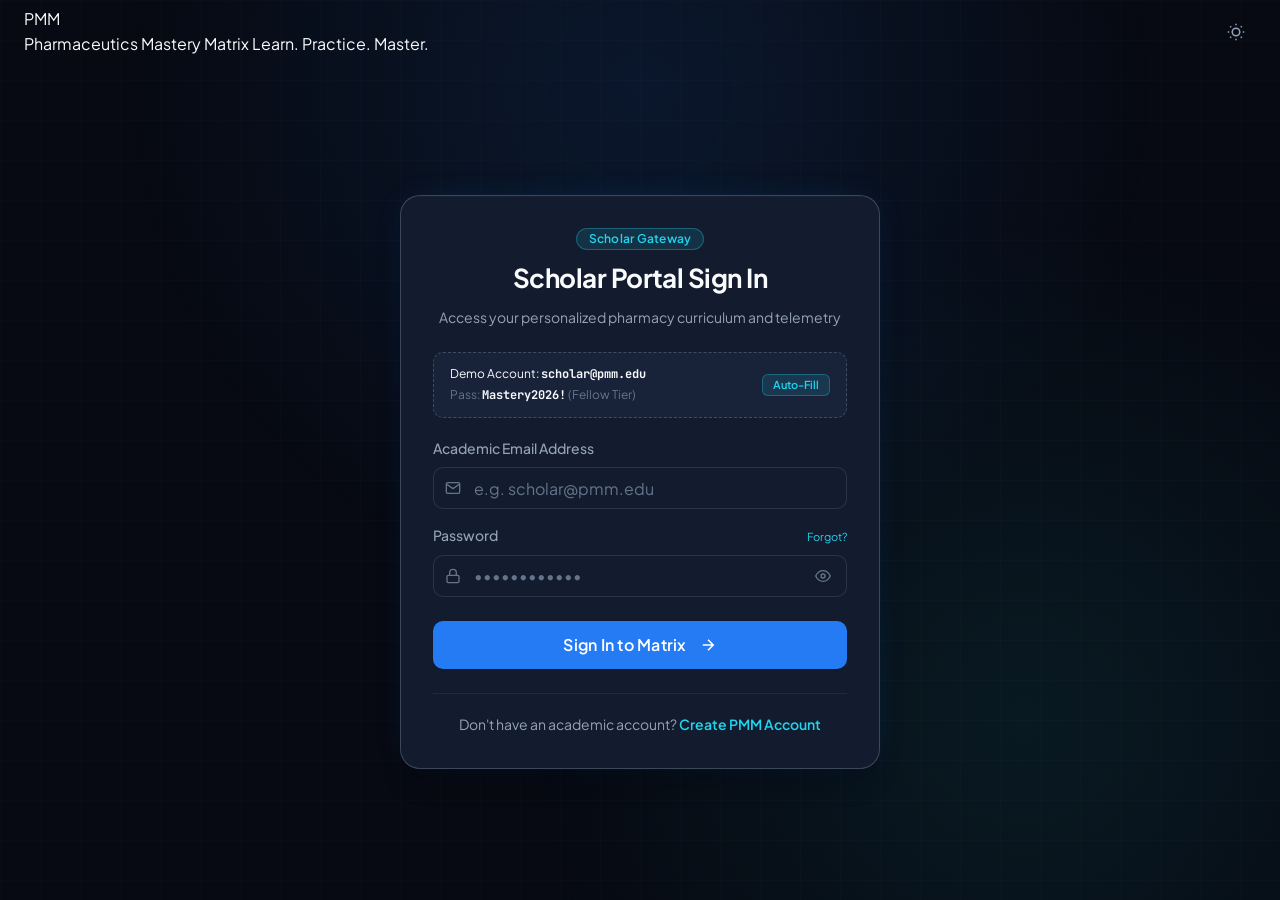
<file: login.html>
<!DOCTYPE html>
<html lang="en" data-theme="dark">
<head>
  <meta charset="UTF-8">
  <meta name="viewport" content="width=device-width, initial-scale=1.0">
  <meta name="description" content="Pharmaceutics Mastery Matrix (PMM) - Scholar Portal Login">
  <title>Scholar Login — Pharmaceutics Mastery Matrix (PMM)</title>

  <link rel="stylesheet" href="./css/pmm-system.css">
  <link rel="stylesheet" href="./css/pmm-auth.css">
</head>
<body class="pmm-auth-page">

  <!-- Minimal Auth Top Header -->
  <header class="pmm-auth-header">
    <a href="index.html" class="pmm-brand-lockup" aria-label="Return to PMM Home">
      <div class="pmm-brand-logo" aria-hidden="true"><span>PMM</span></div>
      <div class="pmm-brand-text">
        <span class="pmm-brand-title">Pharmaceutics Mastery Matrix</span>
        <span class="pmm-brand-subtitle">Learn. Practice. Master.</span>
      </div>
    </a>

    <button type="button" class="pmm-btn pmm-btn--icon pmm-btn--ghost" data-pmm-theme-toggle aria-label="Toggle dark/light visual mode">
      <svg width="18" height="18" fill="none" stroke="currentColor" stroke-width="2" viewBox="0 0 24 24" aria-hidden="true">
        <circle cx="12" cy="12" r="5"></circle><line x1="12" y1="1" x2="12" y2="3"></line><line x1="12" y1="21" x2="12" y2="23"></line>
        <line x1="4.22" y1="4.22" x2="5.64" y2="5.64"></line><line x1="18.36" y1="18.36" x2="19.78" y2="19.78"></line>
        <line x1="1" y1="12" x2="3" y2="12"></line><line x1="21" y1="12" x2="23" y2="12"></line>
        <line x1="4.22" y1="19.78" x2="5.64" y2="18.36"></line><line x1="18.36" y1="5.64" x2="19.78" y2="4.22"></line>
      </svg>
    </button>
  </header>

  <!-- Auth Main Center -->
  <main class="pmm-auth-main">
    <div class="pmm-auth-card">
      <div class="pmm-auth-card-header">
        <span class="pmm-badge pmm-badge--accent pmm-badge--pill">Scholar Gateway</span>
        <h1 class="pmm-auth-title">Scholar Portal Sign In</h1>
        <p class="pmm-auth-subtitle">Access your personalized pharmacy curriculum and telemetry</p>
      </div>

      <!-- Demo Account Quick-Fill Card -->
      <div class="pmm-demo-credentials-box">
        <div class="pmm-demo-info">
          <span>Demo Account: <strong>scholar@pmm.edu</strong></span>
          <span class="pmm-demo-muted">Pass: <strong>Mastery2026!</strong> (Fellow Tier)</span>
        </div>
        <button type="button" class="pmm-demo-fill-btn" id="btn-fill-demo">Auto-Fill</button>
      </div>

      <!-- Error / Status Alert Box -->
      <div id="auth-alert" class="pmm-auth-alert" role="alert" aria-live="polite"></div>

      <!-- Login Form -->
      <form id="login-form" class="pmm-auth-form" novalidate>
        <!-- Email Field -->
        <div class="pmm-input-group">
          <label for="login-email" class="pmm-input-label">Academic Email Address</label>
          <div class="pmm-input-wrap pmm-input-wrap--icon-left">
            <span class="pmm-input__icon-left" aria-hidden="true">
              <svg width="16" height="16" fill="none" stroke="currentColor" stroke-width="2" viewBox="0 0 24 24"><path d="M4 4h16c1.1 0 2 .9 2 2v12c0 1.1-.9 2-2 2H4c-1.1 0-2-.9-2-2V6c0-1.1.9-2 2-2z"/><polyline points="22,6 12,13 2,6"/></svg>
            </span>
            <input
              type="email"
              id="login-email"
              name="email"
              class="pmm-input"
              placeholder="e.g. scholar@pmm.edu"
              autocomplete="email"
              required>
          </div>
        </div>

        <!-- Password Field -->
        <div class="pmm-input-group">
          <div class="pmm-input-header">
            <label for="login-password" class="pmm-input-label">Password</label>
            <a href="#" class="pmm-forgot-link" onclick="alert('Demo environment: Please use the Auto-Fill button above to use the seed account, or create a new account.'); return false;">Forgot?</a>
          </div>
          <div class="pmm-input-wrap pmm-input-wrap--icon-left">
            <span class="pmm-input__icon-left" aria-hidden="true">
              <svg width="16" height="16" fill="none" stroke="currentColor" stroke-width="2" viewBox="0 0 24 24"><rect x="3" y="11" width="18" height="11" rx="2" ry="2"/><path d="M7 11V7a5 5 0 0 1 10 0v4"/></svg>
            </span>
            <input
              type="password"
              id="login-password"
              name="password"
              class="pmm-input"
              placeholder="••••••••••••"
              autocomplete="current-password"
              required>
            <button type="button" class="pmm-password-toggle" id="btn-toggle-password" aria-label="Toggle password visibility">
              <svg id="eye-icon" width="16" height="16" fill="none" stroke="currentColor" stroke-width="2" viewBox="0 0 24 24"><path d="M1 12s4-8 11-8 11 8 11 8-4 8-11 8-11-8-11-8z"/><circle cx="12" cy="12" r="3"/></svg>
            </button>
          </div>
        </div>

        <!-- Submit Button -->
        <button type="submit" class="pmm-btn pmm-btn--primary pmm-btn--lg pmm-auth-submit-btn" id="btn-submit">
          <span>Sign In to Matrix</span>
          <svg width="18" height="18" fill="none" stroke="currentColor" stroke-width="2" viewBox="0 0 24 24" aria-hidden="true"><path d="M5 12h14M12 5l7 7-7 7"/></svg>
        </button>
      </form>

      <div class="pmm-auth-card-footer">
        <span>Don't have an academic account? </span>
        <a href="register.html">Create PMM Account</a>
      </div>
    </div>
  </main>

  <!-- Service Modules & Guard -->
  <script src="./js/pmm-components.js"></script>
  <script src="./js/services/mock-auth-adapter.js"></script>
  <script src="./js/services/auth-service.js"></script>
  <script src="./js/utils/guard.js"></script>
  <script src="./js/utils/validation.js"></script>

  <script>
    document.addEventListener('DOMContentLoaded', async () => {
      // 1. Guard: If already authenticated, redirect to dashboard
      await PMM_Guard.requireGuest({ redirectTo: 'dashboard.html' });

      const form = document.getElementById('login-form');
      const emailInput = document.getElementById('login-email');
      const passwordInput = document.getElementById('login-password');
      const submitBtn = document.getElementById('btn-submit');
      const alertBox = document.getElementById('auth-alert');
      const fillDemoBtn = document.getElementById('btn-fill-demo');
      const togglePasswordBtn = document.getElementById('btn-toggle-password');

      // Autofill demo helper
      if (fillDemoBtn) {
        fillDemoBtn.addEventListener('click', () => {
          emailInput.value = 'scholar@pmm.edu';
          passwordInput.value = 'Mastery2026!';
          emailInput.focus();
        });
      }

      // Password visibility toggle
      if (togglePasswordBtn) {
        togglePasswordBtn.addEventListener('click', () => {
          const type = passwordInput.getAttribute('type') === 'password' ? 'text' : 'password';
          passwordInput.setAttribute('type', type);
        });
      }

      function showAlert(message, type = 'error') {
        alertBox.textContent = message;
        alertBox.className = `pmm-auth-alert pmm-auth-alert--${type}`;
        alertBox.style.display = 'flex';
      }

      function clearAlert() {
        alertBox.style.display = 'none';
        alertBox.textContent = '';
      }

      // Form Submission
      form.addEventListener('submit', async (e) => {
        e.preventDefault();
        clearAlert();

        const email = emailInput.value.trim();
        const password = passwordInput.value;

        if (!PMM_Validation.isValidEmail(email)) {
          showAlert('Please provide a valid academic email address.');
          emailInput.focus();
          return;
        }

        if (!password) {
          showAlert('Please enter your password.');
          passwordInput.focus();
          return;
        }

        // Set Loading State
        submitBtn.classList.add('pmm-btn--loading');
        submitBtn.disabled = true;

        try {
          const { data, error } = await PMM_AuthService.signIn({ email, password });

          if (error) {
            showAlert(error.message);
            submitBtn.classList.remove('pmm-btn--loading');
            submitBtn.disabled = false;
            return;
          }

          // Successful Sign-In
          showAlert('Credentials verified. Redirecting to your Mastery Dashboard...', 'success');

          setTimeout(() => {
            const urlParams = new URLSearchParams(window.location.search);
            const destination = urlParams.get('redirect') || 'dashboard.html';
            window.location.href = destination;
          }, 400);

        } catch (err) {
          showAlert('An unexpected system error occurred. Please try again.');
          submitBtn.classList.remove('pmm-btn--loading');
          submitBtn.disabled = false;
        }
      });
    });
  </script>
</body>
</html>
</file>
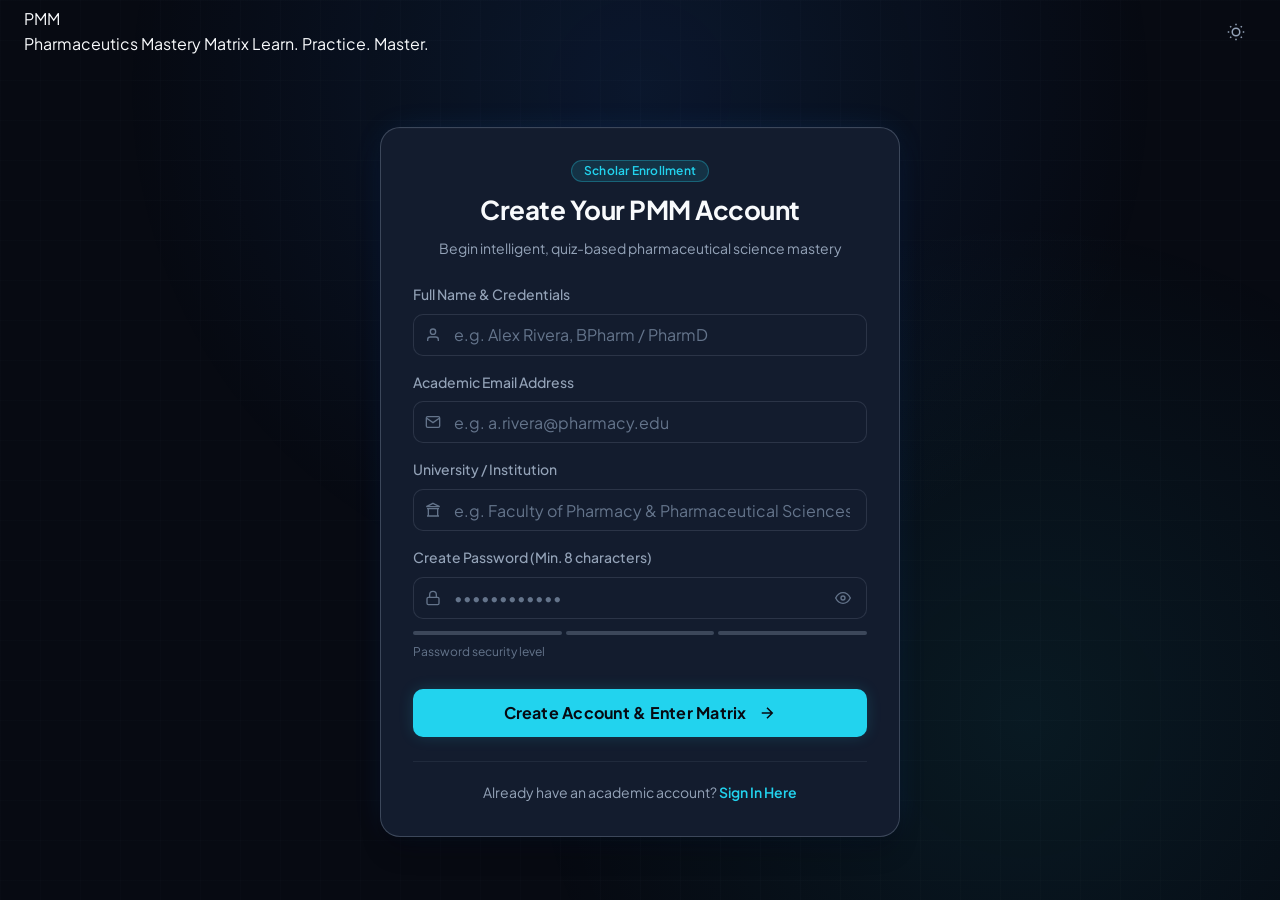
<file: register.html>
<!DOCTYPE html>
<html lang="en" data-theme="dark">
<head>
  <meta charset="UTF-8">
  <meta name="viewport" content="width=device-width, initial-scale=1.0">
  <meta name="description" content="Pharmaceutics Mastery Matrix (PMM) - Create Scholar Account">
  <title>Create Account — Pharmaceutics Mastery Matrix (PMM)</title>

  <link rel="stylesheet" href="./css/pmm-system.css">
  <link rel="stylesheet" href="./css/pmm-auth.css">
</head>
<body class="pmm-auth-page">

  <!-- Minimal Auth Top Header -->
  <header class="pmm-auth-header">
    <a href="index.html" class="pmm-brand-lockup" aria-label="Return to PMM Home">
      <div class="pmm-brand-logo" aria-hidden="true"><span>PMM</span></div>
      <div class="pmm-brand-text">
        <span class="pmm-brand-title">Pharmaceutics Mastery Matrix</span>
        <span class="pmm-brand-subtitle">Learn. Practice. Master.</span>
      </div>
    </a>

    <button type="button" class="pmm-btn pmm-btn--icon pmm-btn--ghost" data-pmm-theme-toggle aria-label="Toggle dark/light visual mode">
      <svg width="18" height="18" fill="none" stroke="currentColor" stroke-width="2" viewBox="0 0 24 24" aria-hidden="true">
        <circle cx="12" cy="12" r="5"></circle><line x1="12" y1="1" x2="12" y2="3"></line><line x1="12" y1="21" x2="12" y2="23"></line>
        <line x1="4.22" y1="4.22" x2="5.64" y2="5.64"></line><line x1="18.36" y1="18.36" x2="19.78" y2="19.78"></line>
        <line x1="1" y1="12" x2="3" y2="12"></line><line x1="21" y1="12" x2="23" y2="12"></line>
        <line x1="4.22" y1="19.78" x2="5.64" y2="18.36"></line><line x1="18.36" y1="5.64" x2="19.78" y2="4.22"></line>
      </svg>
    </button>
  </header>

  <!-- Auth Main Center -->
  <main class="pmm-auth-main">
    <div class="pmm-auth-card pmm-auth-card--wide">
      <div class="pmm-auth-card-header">
        <span class="pmm-badge pmm-badge--accent pmm-badge--pill">Scholar Enrollment</span>
        <h1 class="pmm-auth-title">Create Your PMM Account</h1>
        <p class="pmm-auth-subtitle">Begin intelligent, quiz-based pharmaceutical science mastery</p>
      </div>

      <!-- Error / Status Alert Box -->
      <div id="auth-alert" class="pmm-auth-alert" role="alert" aria-live="polite"></div>

      <!-- Registration Form -->
      <form id="register-form" class="pmm-auth-form" novalidate>
        <!-- Full Name -->
        <div class="pmm-input-group">
          <label for="reg-name" class="pmm-input-label">Full Name &amp; Credentials</label>
          <div class="pmm-input-wrap pmm-input-wrap--icon-left">
            <span class="pmm-input__icon-left" aria-hidden="true">
              <svg width="16" height="16" fill="none" stroke="currentColor" stroke-width="2" viewBox="0 0 24 24"><path d="M20 21v-2a4 4 0 0 0-4-4H8a4 4 0 0 0-4 4v2"/><circle cx="12" cy="7" r="4"/></svg>
            </span>
            <input
              type="text"
              id="reg-name"
              name="fullName"
              class="pmm-input"
              placeholder="e.g. Alex Rivera, BPharm / PharmD"
              required>
          </div>
        </div>

        <!-- Academic Email Field -->
        <div class="pmm-input-group">
          <label for="reg-email" class="pmm-input-label">Academic Email Address</label>
          <div class="pmm-input-wrap pmm-input-wrap--icon-left">
            <span class="pmm-input__icon-left" aria-hidden="true">
              <svg width="16" height="16" fill="none" stroke="currentColor" stroke-width="2" viewBox="0 0 24 24"><path d="M4 4h16c1.1 0 2 .9 2 2v12c0 1.1-.9 2-2 2H4c-1.1 0-2-.9-2-2V6c0-1.1.9-2 2-2z"/><polyline points="22,6 12,13 2,6"/></svg>
            </span>
            <input
              type="email"
              id="reg-email"
              name="email"
              class="pmm-input"
              placeholder="e.g. a.rivera@pharmacy.edu"
              autocomplete="email"
              required>
          </div>
        </div>

        <!-- University / Institution -->
        <div class="pmm-input-group">
          <label for="reg-institution" class="pmm-input-label">University / Institution</label>
          <div class="pmm-input-wrap pmm-input-wrap--icon-left">
            <span class="pmm-input__icon-left" aria-hidden="true">
              <svg width="16" height="16" fill="none" stroke="currentColor" stroke-width="2" viewBox="0 0 24 24"><path d="M3 21h18M3 10h18M5 10v11M19 10v11M12 2l10 5H2l10-5z"/></svg>
            </span>
            <input
              type="text"
              id="reg-institution"
              name="institution"
              class="pmm-input"
              placeholder="e.g. Faculty of Pharmacy &amp; Pharmaceutical Sciences">
          </div>
        </div>

        <!-- Password Field -->
        <div class="pmm-input-group">
          <label for="reg-password" class="pmm-input-label">Create Password (Min. 8 characters)</label>
          <div class="pmm-input-wrap pmm-input-wrap--icon-left">
            <span class="pmm-input__icon-left" aria-hidden="true">
              <svg width="16" height="16" fill="none" stroke="currentColor" stroke-width="2" viewBox="0 0 24 24"><rect x="3" y="11" width="18" height="11" rx="2" ry="2"/><path d="M7 11V7a5 5 0 0 1 10 0v4"/></svg>
            </span>
            <input
              type="password"
              id="reg-password"
              name="password"
              class="pmm-input"
              placeholder="••••••••••••"
              autocomplete="new-password"
              required>
            <button type="button" class="pmm-password-toggle" id="btn-toggle-password" aria-label="Toggle password visibility">
              <svg width="16" height="16" fill="none" stroke="currentColor" stroke-width="2" viewBox="0 0 24 24"><path d="M1 12s4-8 11-8 11 8 11 8-4 8-11 8-11-8-11-8z"/><circle cx="12" cy="12" r="3"/></svg>
            </button>
          </div>
          <!-- Dynamic Password Strength Bar -->
          <div class="pmm-password-strength-bar" aria-hidden="true">
            <div class="pmm-strength-segment" id="strength-1"></div>
            <div class="pmm-strength-segment" id="strength-2"></div>
            <div class="pmm-strength-segment" id="strength-3"></div>
          </div>
          <span class="pmm-input-helper" id="strength-label">Password security level</span>
        </div>

        <!-- Submit Button -->
        <button type="submit" class="pmm-btn pmm-btn--accent pmm-btn--lg pmm-reg-submit-btn" id="btn-submit">
          <span>Create Account &amp; Enter Matrix</span>
          <svg width="18" height="18" fill="none" stroke="currentColor" stroke-width="2" viewBox="0 0 24 24" aria-hidden="true"><path d="M5 12h14M12 5l7 7-7 7"/></svg>
        </button>
      </form>

      <div class="pmm-auth-card-footer">
        <span>Already have an academic account? </span>
        <a href="login.html">Sign In Here</a>
      </div>
    </div>
  </main>

  <!-- Service Modules & Guard -->
  <script src="./js/pmm-components.js"></script>
  <script src="./js/services/mock-auth-adapter.js"></script>
  <script src="./js/services/auth-service.js"></script>
  <script src="./js/utils/guard.js"></script>
  <script src="./js/utils/validation.js"></script>

  <script>
    document.addEventListener('DOMContentLoaded', async () => {
      // 1. Guard: If already authenticated, redirect to dashboard
      await PMM_Guard.requireGuest({ redirectTo: 'dashboard.html' });

      const form = document.getElementById('register-form');
      const nameInput = document.getElementById('reg-name');
      const emailInput = document.getElementById('reg-email');
      const institutionInput = document.getElementById('reg-institution');
      const passwordInput = document.getElementById('reg-password');
      const submitBtn = document.getElementById('btn-submit');
      const alertBox = document.getElementById('auth-alert');
      const togglePasswordBtn = document.getElementById('btn-toggle-password');
      const strengthSegments = [
        document.getElementById('strength-1'),
        document.getElementById('strength-2'),
        document.getElementById('strength-3')
      ];
      const strengthLabel = document.getElementById('strength-label');

      // Password visibility toggle
      if (togglePasswordBtn) {
        togglePasswordBtn.addEventListener('click', () => {
          const type = passwordInput.getAttribute('type') === 'password' ? 'text' : 'password';
          passwordInput.setAttribute('type', type);
        });
      }

      // Real-time password strength check
      passwordInput.addEventListener('input', () => {
        const val = passwordInput.value;
        const res = PMM_Validation.evaluatePasswordStrength(val);

        strengthSegments.forEach((seg, idx) => {
          seg.className = 'pmm-strength-segment';
          if (idx < res.score) {
            seg.classList.add(`is-active-${res.color}`);
          }
        });

        strengthLabel.textContent = `Strength: ${res.label}`;
      });

      function showAlert(message, type = 'error') {
        alertBox.textContent = message;
        alertBox.className = `pmm-auth-alert pmm-auth-alert--${type}`;
        alertBox.style.display = 'flex';
      }

      function clearAlert() {
        alertBox.style.display = 'none';
        alertBox.textContent = '';
      }

      // Registration Form Submission
      form.addEventListener('submit', async (e) => {
        e.preventDefault();
        clearAlert();

        const fullName = nameInput.value.trim();
        const email = emailInput.value.trim();
        const institution = institutionInput.value.trim() || 'Independent Pharmacy Scholar';
        const password = passwordInput.value;

        if (!fullName) {
          showAlert('Please provide your full name.');
          nameInput.focus();
          return;
        }

        if (!PMM_Validation.isValidEmail(email)) {
          showAlert('Please provide a valid academic email address.');
          emailInput.focus();
          return;
        }

        if (!PMM_Validation.isValidPassword(password)) {
          showAlert('Password must be at least 8 characters long.');
          passwordInput.focus();
          return;
        }

        // Set Loading State
        submitBtn.classList.add('pmm-btn--loading');
        submitBtn.disabled = true;

        try {
          const { data, error } = await PMM_AuthService.signUp({
            email,
            password,
            fullName,
            institution
          });

          if (error) {
            showAlert(error.message);
            submitBtn.classList.remove('pmm-btn--loading');
            submitBtn.disabled = false;
            return;
          }

          // Registration Successful
          showAlert('Account initialized successfully. Provisioning your mastery matrix...', 'success');

          setTimeout(() => {
            window.location.href = 'dashboard.html';
          }, 400);

        } catch (err) {
          showAlert('An unexpected system error occurred. Please try again.');
          submitBtn.classList.remove('pmm-btn--loading');
          submitBtn.disabled = false;
        }
      });
    });
  </script>
</body>
</html>
</file>
<file: css/pmm-system.css>
/**
 * Pharmaceutics Mastery Matrix (PMM)
 * Master Design System Stylesheet Bundle
 *
 * Architecture:
 * 1. Tokens      - CSS variables, palettes, elevations, spacing, transitions
 * 2. Reset       - Modern resets, box-sizing, smooth scrolling, scrollbars
 * 3. Typography  - Font definitions, headings, body, labels, monospaced scientific scales
 * 4. Layout      - App Shell, 12-col / auto-fit grids, containers, responsive utilities
 * 5. Components  - Reusable, accessible component library
 */

@import url('./pmm-tokens.css');
@import url('./pmm-reset.css');
@import url('./pmm-typography.css');
@import url('./pmm-layout.css');
@import url('./pmm-components.css');
</file>
<file: css/pmm-landing.css>
/**
 * Pharmaceutics Mastery Matrix (PMM) - Landing Page Stylesheet
 * Integrates directly with the PMM design system (pmm-system.css).
 * Responsive, accessible, and engineered for high scientific visual authority.
 */

@import url('./pmm-system.css');

/* ==========================================================================
   1. LANDING PAGE SHELL & NAVIGATION
   ========================================================================== */

.pmm-landing-body {
  background-color: var(--pmm-bg-app);
  color: var(--pmm-text-primary);
  overflow-x: hidden;
  position: relative;
}

/* Background Subtle Matrix Mesh */
.pmm-landing-body::before {
  content: "";
  position: fixed;
  inset: 0;
  background-image:
    radial-gradient(circle at 15% 15%, rgba(37, 123, 243, 0.08) 0%, transparent 45%),
    radial-gradient(circle at 85% 35%, rgba(34, 211, 238, 0.06) 0%, transparent 40%),
    linear-gradient(to right, rgba(148, 163, 184, 0.02) 1px, transparent 1px),
    linear-gradient(to bottom, rgba(148, 163, 184, 0.02) 1px, transparent 1px);
  background-size: 100% 100%, 100% 100%, 48px 48px, 48px 48px;
  pointer-events: none;
  z-index: 0;
}

/* Top Sticky Navigation Bar */
.pmm-landing-header {
  position: sticky;
  top: 0;
  z-index: var(--pmm-z-header);
  background-color: var(--pmm-bg-glass);
  backdrop-filter: blur(14px);
  -webkit-backdrop-filter: blur(14px);
  border-bottom: 1px solid var(--pmm-border-default);
  transition: border-color var(--pmm-transition-base);
}

.pmm-landing-nav {
  display: flex;
  align-items: center;
  justify-content: space-between;
  height: 72px;
  max-width: 1440px;
  margin: 0 auto;
  padding: 0 var(--pmm-space-6);
}

.pmm-brand-lockup {
  display: flex;
  align-items: center;
  gap: var(--pmm-space-3);
  text-decoration: none;
}

.pmm-brand-logo {
  width: 40px;
  height: 40px;
  border-radius: var(--pmm-radius-md);
  background: linear-gradient(135deg, var(--pmm-color-primary-600) 0%, var(--pmm-accent) 100%);
  display: flex;
  align-items: center;
  justify-content: center;
  color: #ffffff;
  font-family: var(--pmm-font-sans);
  font-weight: var(--pmm-font-weight-extrabold);
  font-size: 15px;
  letter-spacing: 0.02em;
  box-shadow: var(--pmm-shadow-glow);
  flex-shrink: 0;
  position: relative;
  overflow: hidden;
}

.pmm-brand-logo::after {
  content: "";
  position: absolute;
  inset: 0;
  background: linear-gradient(180deg, rgba(255,255,255,0.25) 0%, transparent 60%);
}

.pmm-brand-text {
  display: flex;
  flex-direction: column;
}

.pmm-brand-title {
  font-family: var(--pmm-font-sans);
  font-size: 1rem;
  font-weight: var(--pmm-font-weight-bold);
  letter-spacing: -0.015em;
  color: var(--pmm-text-primary);
  line-height: 1.2;
}

.pmm-brand-subtitle {
  font-size: 11px;
  letter-spacing: 0.08em;
  text-transform: uppercase;
  color: var(--pmm-text-accent);
  font-weight: var(--pmm-font-weight-semibold);
}

/* Nav Menu Links */
.pmm-nav-menu {
  display: flex;
  align-items: center;
  gap: var(--pmm-space-6);
}

.pmm-nav-link {
  font-family: var(--pmm-font-sans);
  font-size: var(--pmm-text-small-size);
  font-weight: var(--pmm-font-weight-medium);
  color: var(--pmm-text-secondary);
  text-decoration: none;
  transition: color var(--pmm-transition-fast);
  position: relative;
  padding: var(--pmm-space-2) 0;
}

.pmm-nav-link:hover,
.pmm-nav-link:focus-visible {
  color: var(--pmm-text-primary);
}

.pmm-nav-link:hover::after {
  content: "";
  position: absolute;
  bottom: 0;
  left: 0;
  right: 0;
  height: 2px;
  background-color: var(--pmm-accent);
  border-radius: var(--pmm-radius-full);
}

/* Right Navigation Actions */
.pmm-nav-actions {
  display: flex;
  align-items: center;
  gap: var(--pmm-space-3);
}

/* Mobile Menu Toggle Button */
.pmm-mobile-toggle {
  display: none;
}

/* ==========================================================================
   2. HERO SECTION
   ========================================================================== */

.pmm-hero-section {
  position: relative;
  padding: 80px 0 100px 0;
  overflow: hidden;
  z-index: 1;
}

.pmm-hero-grid {
  display: grid;
  grid-template-columns: 1.1fr 0.9fr;
  align-items: center;
  gap: var(--pmm-space-12);
  max-width: 1440px;
  margin: 0 auto;
  padding: 0 var(--pmm-space-6);
}

.pmm-hero-content {
  display: flex;
  flex-direction: column;
  gap: var(--pmm-space-5);
}

.pmm-hero-badge-wrap {
  display: inline-flex;
  align-items: center;
}

.pmm-hero-title {
  font-family: var(--pmm-font-sans);
  font-size: 3.5rem;
  font-weight: var(--pmm-font-weight-extrabold);
  line-height: 1.1;
  letter-spacing: -0.035em;
  color: var(--pmm-text-primary);
}

.pmm-hero-title-accent {
  background: linear-gradient(135deg, #ffffff 30%, var(--pmm-accent) 100%);
  -webkit-background-clip: text;
  background-clip: text;
  -webkit-text-fill-color: transparent;
}

[data-theme="light"] .pmm-hero-title-accent {
  background: linear-gradient(135deg, var(--pmm-primary) 20%, var(--pmm-accent) 100%);
  -webkit-background-clip: text;
  background-clip: text;
  -webkit-text-fill-color: transparent;
}

.pmm-hero-subtitle {
  font-size: 1.125rem;
  line-height: 1.6;
  color: var(--pmm-text-secondary);
  max-width: 580px;
}

.pmm-hero-ctas {
  display: flex;
  align-items: center;
  gap: var(--pmm-space-4);
  margin-top: var(--pmm-space-2);
}

.pmm-hero-meta-row {
  display: flex;
  align-items: center;
  gap: var(--pmm-space-6);
  padding-top: var(--pmm-space-4);
  border-top: 1px solid var(--pmm-border-subtle);
  margin-top: var(--pmm-space-2);
}

.pmm-meta-item {
  display: flex;
  align-items: center;
  gap: var(--pmm-space-2);
  font-size: var(--pmm-text-small-size);
  color: var(--pmm-text-secondary);
}

.pmm-meta-item strong {
  color: var(--pmm-text-primary);
  font-family: var(--pmm-font-mono);
}

/* Hero Scientific Visual Container */
.pmm-hero-visual-wrap {
  position: relative;
  width: 100%;
}

.pmm-hero-visual-glow {
  position: absolute;
  inset: -20px;
  background: radial-gradient(circle at center, rgba(34, 211, 238, 0.16) 0%, rgba(37, 123, 243, 0.08) 50%, transparent 70%);
  filter: blur(40px);
  pointer-events: none;
  z-index: 0;
}

/* Interactive Pharmaceutical Quiz Card inside Hero */
.pmm-hero-quiz-card {
  position: relative;
  z-index: 1;
  background-color: var(--pmm-bg-surface);
  border: 1px solid var(--pmm-border-strong);
  border-radius: var(--pmm-radius-xl);
  box-shadow: var(--pmm-shadow-xl), 0 0 30px -10px rgba(34, 211, 238, 0.15);
  overflow: hidden;
}

.pmm-hero-quiz-hud {
  display: flex;
  align-items: center;
  justify-content: space-between;
  padding: var(--pmm-space-3) var(--pmm-space-5);
  background-color: var(--pmm-bg-surface-elevated);
  border-bottom: 1px solid var(--pmm-border-default);
  font-family: var(--pmm-font-mono);
  font-size: 11px;
  color: var(--pmm-text-secondary);
}

.pmm-hud-live-tag {
  display: inline-flex;
  align-items: center;
  gap: 6px;
  color: var(--pmm-color-success-400);
}

.pmm-hud-live-tag::before {
  content: "";
  width: 7px;
  height: 7px;
  border-radius: var(--pmm-radius-full);
  background-color: currentColor;
  box-shadow: 0 0 8px currentColor;
  animation: pmm-pulse 1.8s infinite;
}

@keyframes pmm-pulse {
  0%, 100% { opacity: 1; }
  50% { opacity: 0.4; }
}

.pmm-quiz-question-box {
  padding: var(--pmm-space-5);
}

.pmm-quiz-question-text {
  font-size: 1.0625rem;
  font-weight: var(--pmm-font-weight-semibold);
  color: var(--pmm-text-primary);
  line-height: 1.45;
  margin-bottom: var(--pmm-space-4);
}

.pmm-quiz-options-list {
  display: flex;
  flex-direction: column;
  gap: var(--pmm-space-2);
}

.pmm-quiz-option-item {
  display: flex;
  align-items: center;
  gap: var(--pmm-space-3);
  padding: var(--pmm-space-3) var(--pmm-space-4);
  border-radius: var(--pmm-radius-md);
  border: 1px solid var(--pmm-border-default);
  background-color: var(--pmm-bg-surface-elevated);
  font-size: var(--pmm-text-small-size);
  color: var(--pmm-text-secondary);
  transition: all var(--pmm-transition-fast);
  cursor: pointer;
}

.pmm-quiz-option-item:hover {
  border-color: var(--pmm-border-strong);
  background-color: var(--pmm-bg-surface-active);
  color: var(--pmm-text-primary);
}

.pmm-quiz-option-item--selected {
  border-color: var(--pmm-color-success-500);
  background-color: var(--pmm-color-success-soft);
  color: var(--pmm-text-primary);
  font-weight: var(--pmm-font-weight-semibold);
}

.pmm-option-key {
  width: 22px;
  height: 22px;
  display: flex;
  align-items: center;
  justify-content: center;
  border-radius: var(--pmm-radius-xs);
  background-color: rgba(255, 255, 255, 0.08);
  font-family: var(--pmm-font-mono);
  font-size: 11px;
  font-weight: var(--pmm-font-weight-bold);
  flex-shrink: 0;
}

.pmm-quiz-option-item--selected .pmm-option-key {
  background-color: var(--pmm-color-success-500);
  color: #ffffff;
}

.pmm-hero-quiz-footer {
  display: flex;
  align-items: center;
  justify-content: space-between;
  padding: var(--pmm-space-3) var(--pmm-space-5);
  background-color: rgba(0, 0, 0, 0.15);
  border-top: 1px solid var(--pmm-border-subtle);
}

/* Floating Scientific Telemetry Badges */
.pmm-floating-chip {
  position: absolute;
  padding: var(--pmm-space-2) var(--pmm-space-3);
  border-radius: var(--pmm-radius-md);
  background-color: var(--pmm-bg-surface-elevated);
  border: 1px solid var(--pmm-border-strong);
  box-shadow: var(--pmm-shadow-lg);
  display: flex;
  align-items: center;
  gap: var(--pmm-space-2);
  font-family: var(--pmm-font-mono);
  font-size: 11px;
  color: var(--pmm-text-primary);
  z-index: 2;
  backdrop-filter: blur(8px);
  -webkit-backdrop-filter: blur(8px);
}

.pmm-floating-chip--top-right {
  top: -14px;
  right: -10px;
}

.pmm-floating-chip--bottom-left {
  bottom: -18px;
  left: -12px;
}

/* ==========================================================================
   3. PMM MASTERY CONCEPT SECTION (4 Steps Pipeline)
   ========================================================================== */

.pmm-concept-section {
  padding: 96px 0;
  position: relative;
  z-index: 1;
  background-color: var(--pmm-bg-canvas);
  border-top: 1px solid var(--pmm-border-subtle);
  border-bottom: 1px solid var(--pmm-border-subtle);
}

.pmm-section-header {
  text-align: center;
  max-width: 720px;
  margin: 0 auto var(--pmm-space-12) auto;
  display: flex;
  flex-direction: column;
  align-items: center;
  gap: var(--pmm-space-3);
}

.pmm-section-tag {
  display: inline-flex;
}

.pmm-steps-pipeline {
  display: grid;
  grid-template-columns: repeat(4, 1fr);
  gap: var(--pmm-space-6);
  position: relative;
  max-width: 1440px;
  margin: 0 auto;
  padding: 0 var(--pmm-space-6);
}

/* Connecting Horizontal Pipeline Line */
.pmm-steps-pipeline::before {
  content: "";
  position: absolute;
  top: 48px;
  left: calc(12.5% + 24px);
  right: calc(12.5% + 24px);
  height: 2px;
  background: linear-gradient(90deg,
    var(--pmm-color-primary-500) 0%,
    var(--pmm-accent) 50%,
    var(--pmm-color-success-500) 100%
  );
  z-index: 0;
  opacity: 0.45;
}

.pmm-step-card {
  position: relative;
  z-index: 1;
  display: flex;
  flex-direction: column;
  gap: var(--pmm-space-4);
  padding: var(--pmm-space-6);
  background-color: var(--pmm-bg-surface);
  border: 1px solid var(--pmm-border-default);
  border-radius: var(--pmm-radius-xl);
  transition: all var(--pmm-transition-base);
}

.pmm-step-card:hover {
  transform: translateY(-4px);
  border-color: var(--pmm-border-strong);
  box-shadow: var(--pmm-shadow-lg);
}

.pmm-step-icon-wrap {
  width: 56px;
  height: 56px;
  border-radius: var(--pmm-radius-lg);
  background-color: var(--pmm-bg-surface-elevated);
  border: 1px solid var(--pmm-border-strong);
  display: flex;
  align-items: center;
  justify-content: center;
  font-size: 22px;
  color: var(--pmm-accent);
  position: relative;
  box-shadow: var(--pmm-shadow-sm);
}

.pmm-step-num-badge {
  position: absolute;
  top: -6px;
  right: -6px;
  width: 20px;
  height: 20px;
  border-radius: var(--pmm-radius-full);
  background-color: var(--pmm-primary);
  color: #ffffff;
  font-family: var(--pmm-font-mono);
  font-size: 10px;
  font-weight: var(--pmm-font-weight-bold);
  display: flex;
  align-items: center;
  justify-content: center;
  border: 2px solid var(--pmm-bg-surface);
}

.pmm-step-card:nth-child(4) .pmm-step-num-badge {
  background-color: var(--pmm-color-success-500);
}

.pmm-step-title {
  font-family: var(--pmm-font-sans);
  font-size: 1.25rem;
  font-weight: var(--pmm-font-weight-bold);
  color: var(--pmm-text-primary);
  margin: 0;
}

.pmm-step-desc {
  font-size: var(--pmm-text-small-size);
  color: var(--pmm-text-secondary);
  line-height: 1.55;
  flex: 1;
}

.pmm-step-pill {
  padding: 4px var(--pmm-space-3);
  border-radius: var(--pmm-radius-sm);
  background-color: var(--pmm-bg-surface-elevated);
  border: 1px solid var(--pmm-border-subtle);
  font-family: var(--pmm-font-mono);
  font-size: 11px;
  color: var(--pmm-text-accent);
}

/* ==========================================================================
   4. SUBJECTS PREVIEW SECTION
   ========================================================================== */

.pmm-subjects-section {
  padding: 96px 0;
  position: relative;
  z-index: 1;
}

.pmm-subjects-grid {
  display: grid;
  grid-template-columns: repeat(3, 1fr);
  gap: var(--pmm-space-6);
  max-width: 1440px;
  margin: 0 auto;
  padding: 0 var(--pmm-space-6);
}

.pmm-subject-preview-card {
  padding: var(--pmm-space-6);
  display: flex;
  flex-direction: column;
  gap: var(--pmm-space-4);
  height: 100%;
}

.pmm-subject-card-desc {
  font-size: var(--pmm-text-small-size);
  color: var(--pmm-text-secondary);
  line-height: 1.5;
  flex: 1;
}

/* ==========================================================================
   5. PERFORMANCE TELEMETRY SECTION
   ========================================================================== */

.pmm-performance-section {
  padding: 96px 0;
  background-color: var(--pmm-bg-canvas);
  border-top: 1px solid var(--pmm-border-subtle);
  border-bottom: 1px solid var(--pmm-border-subtle);
  position: relative;
  z-index: 1;
}

.pmm-performance-grid {
  display: grid;
  grid-template-columns: repeat(4, 1fr);
  gap: var(--pmm-space-5);
  max-width: 1440px;
  margin: 0 auto var(--pmm-space-8) auto;
  padding: 0 var(--pmm-space-6);
}

/* Performance Detailed Simulation Showcase */
.pmm-telemetry-showcase {
  max-width: 1440px;
  margin: 0 auto;
  padding: 0 var(--pmm-space-6);
}

.pmm-telemetry-panel {
  display: grid;
  grid-template-columns: 1.4fr 1fr;
  gap: var(--pmm-space-6);
}

.pmm-domain-matrix-table {
  width: 100%;
  border-collapse: collapse;
}

.pmm-domain-matrix-table th {
  text-align: left;
  padding: var(--pmm-space-3);
  font-size: 11px;
  letter-spacing: 0.08em;
  text-transform: uppercase;
  color: var(--pmm-text-muted);
  border-bottom: 1px solid var(--pmm-border-subtle);
}

.pmm-domain-matrix-table td {
  padding: var(--pmm-space-3);
  font-size: var(--pmm-text-small-size);
  color: var(--pmm-text-secondary);
  border-bottom: 1px solid var(--pmm-border-subtle);
}

.pmm-domain-matrix-table tr:hover td {
  background-color: var(--pmm-secondary-bg);
  color: var(--pmm-text-primary);
}

.pmm-domain-matrix-table tr:last-child td {
  border-bottom: none;
}

/* ==========================================================================
   6. CALL TO ACTION (CTA) SECTION
   ========================================================================== */

.pmm-cta-section {
  padding: 110px 0;
  position: relative;
  z-index: 1;
}

.pmm-cta-banner {
  max-width: 1100px;
  margin: 0 auto;
  padding: var(--pmm-space-12) var(--pmm-space-8);
  border-radius: var(--pmm-radius-xl);
  background: radial-gradient(circle at top right, rgba(34, 211, 238, 0.14) 0%, transparent 60%),
              radial-gradient(circle at bottom left, rgba(37, 123, 243, 0.12) 0%, transparent 60%),
              var(--pmm-bg-surface);
  border: 1px solid var(--pmm-border-strong);
  box-shadow: var(--pmm-shadow-xl), 0 0 40px -10px rgba(37, 123, 243, 0.25);
  text-align: center;
  display: flex;
  flex-direction: column;
  align-items: center;
  gap: var(--pmm-space-4);
  position: relative;
  overflow: hidden;
}

.pmm-cta-headline {
  font-family: var(--pmm-font-sans);
  font-size: 2.75rem;
  font-weight: var(--pmm-font-weight-extrabold);
  letter-spacing: -0.03em;
  color: var(--pmm-text-primary);
  line-height: 1.15;
}

.pmm-cta-body {
  font-size: 1.125rem;
  color: var(--pmm-text-secondary);
  max-width: 620px;
  line-height: 1.6;
}

.pmm-cta-buttons {
  display: flex;
  align-items: center;
  gap: var(--pmm-space-4);
  margin-top: var(--pmm-space-4);
}

.pmm-cta-trust {
  font-size: var(--pmm-text-micro-size);
  color: var(--pmm-text-muted);
  display: flex;
  align-items: center;
  gap: var(--pmm-space-4);
  margin-top: var(--pmm-space-2);
}

/* ==========================================================================
   7. FOOTER SECTION
   ========================================================================== */

.pmm-landing-footer {
  background-color: var(--pmm-bg-app);
  border-top: 1px solid var(--pmm-border-default);
  padding: 80px 0 36px 0;
  position: relative;
  z-index: 1;
}

.pmm-footer-grid {
  display: grid;
  grid-template-columns: 1.8fr 1fr 1fr 1fr 1fr;
  gap: var(--pmm-space-8);
  max-width: 1440px;
  margin: 0 auto;
  padding: 0 var(--pmm-space-6);
}

.pmm-footer-brand-col {
  display: flex;
  flex-direction: column;
  gap: var(--pmm-space-4);
}

.pmm-footer-about {
  font-size: var(--pmm-text-small-size);
  color: var(--pmm-text-muted);
  line-height: 1.6;
  max-width: 340px;
}

.pmm-footer-col {
  display: flex;
  flex-direction: column;
  gap: var(--pmm-space-3);
}

.pmm-footer-heading {
  font-size: 11px;
  letter-spacing: 0.08em;
  text-transform: uppercase;
  color: var(--pmm-text-primary);
  font-weight: var(--pmm-font-weight-bold);
  margin-bottom: var(--pmm-space-1);
}

.pmm-footer-link {
  font-size: var(--pmm-text-small-size);
  color: var(--pmm-text-muted);
  text-decoration: none;
  transition: color var(--pmm-transition-fast);
}

.pmm-footer-link:hover {
  color: var(--pmm-text-primary);
}

.pmm-footer-bottom {
  max-width: 1440px;
  margin: var(--pmm-space-12) auto 0 auto;
  padding: var(--pmm-space-6) var(--pmm-space-6) 0 var(--pmm-space-6);
  border-top: 1px solid var(--pmm-border-subtle);
  display: flex;
  align-items: center;
  justify-content: space-between;
  font-size: var(--pmm-text-micro-size);
  color: var(--pmm-text-muted);
}

.pmm-system-status-indicator {
  display: inline-flex;
  align-items: center;
  gap: 6px;
}

.pmm-system-status-indicator::before {
  content: "";
  width: 6px;
  height: 6px;
  border-radius: var(--pmm-radius-full);
  background-color: var(--pmm-color-success-500);
}

/* ==========================================================================
   8. RESPONSIVE BREAKPOINTS
   ========================================================================== */

/* Laptops / Compact Desktops */
@media (max-width: 1200px) {
  .pmm-hero-title {
    font-size: 2.75rem;
  }

  .pmm-steps-pipeline {
    grid-template-columns: repeat(2, 1fr);
  }

  .pmm-steps-pipeline::before {
    display: none;
  }

  .pmm-footer-grid {
    grid-template-columns: repeat(3, 1fr);
  }

  .pmm-footer-brand-col {
    grid-column: span 3;
  }
}

/* Tablets (768px - 1024px) */
@media (max-width: 1024px) {
  .pmm-hero-grid {
    grid-template-columns: 1fr;
    gap: var(--pmm-space-8);
  }

  .pmm-hero-content {
    text-align: center;
    align-items: center;
  }

  .pmm-hero-subtitle {
    margin: 0 auto;
  }

  .pmm-hero-ctas {
    justify-content: center;
  }

  .pmm-hero-meta-row {
    justify-content: center;
  }

  .pmm-subjects-grid {
    grid-template-columns: repeat(2, 1fr);
  }

  .pmm-performance-grid {
    grid-template-columns: repeat(2, 1fr);
  }

  .pmm-telemetry-panel {
    grid-template-columns: 1fr;
  }
}

/* Mobile Devices (< 768px) */
@media (max-width: 767px) {
  .pmm-nav-menu,
  .pmm-nav-actions .pmm-btn {
    display: none;
  }

  .pmm-mobile-toggle {
    display: flex;
  }

  .pmm-hero-title {
    font-size: 2.125rem;
  }

  .pmm-hero-ctas {
    flex-direction: column;
    width: 100%;
  }

  .pmm-hero-ctas .pmm-btn {
    width: 100%;
  }

  .pmm-hero-meta-row {
    flex-direction: column;
    gap: var(--pmm-space-2);
  }

  .pmm-steps-pipeline {
    grid-template-columns: 1fr;
  }

  .pmm-subjects-grid {
    grid-template-columns: 1fr;
  }

  .pmm-performance-grid {
    grid-template-columns: 1fr;
  }

  .pmm-cta-headline {
    font-size: 2rem;
  }

  .pmm-cta-buttons {
    flex-direction: column;
    width: 100%;
  }

  .pmm-cta-buttons .pmm-btn {
    width: 100%;
  }

  .pmm-footer-grid {
    grid-template-columns: 1fr;
  }

  .pmm-footer-brand-col {
    grid-column: span 1;
  }

  .pmm-footer-bottom {
    flex-direction: column;
    gap: var(--pmm-space-3);
    text-align: center;
  }
}

/* Landing Layout & Element Helpers */
#pmm-mobile-drawer {
  display: none;
  position: fixed;
  top: 0;
  left: 0;
  bottom: 0;
  width: 280px;
  z-index: 1050;
  background-color: var(--pmm-bg-surface);
  box-shadow: var(--pmm-shadow-xl);
}

#pmm-mobile-drawer.is-open {
  display: flex;
}

.pmm-mobile-close-btn {
  margin-left: auto;
}

.pmm-mobile-drawer__footer {
  display: flex;
  flex-direction: column;
  gap: var(--pmm-space-3);
}

.pmm-quiz-question-header {
  display: flex;
  align-items: center;
  justify-content: space-between;
  margin-bottom: var(--pmm-space-3);
}

.pmm-quiz-feedback-wrap {
  display: flex;
  align-items: center;
  gap: var(--pmm-space-2);
}

.pmm-step-icon-wrap--success {
  color: var(--pmm-color-success-400);
}

.pmm-step-pill--success {
  color: var(--pmm-color-success-400);
}

.pmm-subject-card__stats {
  margin-top: var(--pmm-space-2);
}

.pmm-stat-card__denominator {
  font-size: 1rem;
  color: var(--pmm-text-muted);
  font-weight: 500;
}

.pmm-domain-header {
  display: flex;
  align-items: center;
  justify-content: space-between;
  margin-bottom: var(--pmm-space-4);
}

.pmm-table-wrap {
  overflow-x: auto;
}

.pmm-domain-title {
  font-weight: 600;
  color: var(--pmm-text-primary);
}

.pmm-table-progress-cell {
  display: flex;
  align-items: center;
  gap: var(--pmm-space-3);
}

.pmm-table-progress-bar {
  width: 100px;
}

/* Progress Bar Width Utility Classes */
.pmm-w-76 { width: 76%; }
.pmm-w-86 { width: 86%; }
.pmm-w-90 { width: 90%; }
.pmm-w-91 { width: 91%; }
.pmm-w-92 { width: 92%; }
.pmm-w-93 { width: 93%; }
.pmm-w-94 { width: 94%; }
.pmm-w-96 { width: 96%; }
.pmm-w-98 { width: 98%; }
</file>
<file: css/pmm-dashboard.css>
/**
 * Pharmaceutics Mastery Matrix (PMM) - Scholar Dashboard Stylesheet
 * Integrates directly with the PMM design system (pmm-system.css).
 */

@import url('./pmm-system.css');

/* Welcome Banner */
.pmm-welcome-banner {
  background: radial-gradient(circle at top right, rgba(34, 211, 238, 0.12) 0%, transparent 60%),
              radial-gradient(circle at bottom left, rgba(37, 123, 243, 0.1) 0%, transparent 50%),
              var(--pmm-bg-surface);
  border: 1px solid var(--pmm-border-strong);
  border-radius: var(--pmm-radius-xl);
  padding: var(--pmm-space-8);
  margin-bottom: var(--pmm-space-8);
  display: flex;
  align-items: center;
  justify-content: space-between;
  gap: var(--pmm-space-6);
  position: relative;
  overflow: hidden;
  box-shadow: var(--pmm-shadow-md);
}

.pmm-welcome-banner::before {
  content: "";
  position: absolute;
  top: 0;
  left: 0;
  right: 0;
  height: 1px;
  background: var(--pmm-card-sheen);
}

.pmm-welcome-content {
  display: flex;
  flex-direction: column;
  gap: var(--pmm-space-2);
}

.pmm-welcome-title {
  font-family: var(--pmm-font-sans);
  font-size: 1.75rem;
  font-weight: var(--pmm-font-weight-extrabold);
  letter-spacing: -0.025em;
  color: var(--pmm-text-primary);
  margin: 0;
}

.pmm-welcome-subtitle {
  font-size: var(--pmm-text-body-size);
  color: var(--pmm-text-secondary);
  max-width: 680px;
  line-height: 1.5;
}

.pmm-welcome-actions {
  display: flex;
  align-items: center;
  gap: var(--pmm-space-3);
  flex-shrink: 0;
}

/* Dashboard Section Headers */
.pmm-dashboard-section-header {
  display: flex;
  align-items: center;
  justify-content: space-between;
  margin-bottom: var(--pmm-space-5);
}

.pmm-dashboard-section-title {
  font-family: var(--pmm-font-sans);
  font-size: 1.25rem;
  font-weight: var(--pmm-font-weight-bold);
  color: var(--pmm-text-primary);
  margin: 0;
}

/* Two-column dashboard lower grid */
.pmm-dashboard-lower-grid {
  display: grid;
  grid-template-columns: 2fr 1fr;
  gap: var(--pmm-space-8);
  margin-top: var(--pmm-space-8);
}

/* Activity Items */
.pmm-activity-list {
  display: flex;
  flex-direction: column;
  gap: var(--pmm-space-3);
}

.pmm-activity-item {
  display: flex;
  align-items: center;
  gap: var(--pmm-space-4);
  padding: var(--pmm-space-3) var(--pmm-space-4);
  background-color: var(--pmm-bg-surface);
  border: 1px solid var(--pmm-border-default);
  border-radius: var(--pmm-radius-md);
  transition: all var(--pmm-transition-fast);
}

.pmm-activity-item:hover {
  background-color: var(--pmm-bg-surface-elevated);
  border-color: var(--pmm-border-strong);
}

.pmm-activity-icon {
  width: 36px;
  height: 36px;
  border-radius: var(--pmm-radius-sm);
  background-color: var(--pmm-primary-soft);
  color: var(--pmm-primary);
  display: flex;
  align-items: center;
  justify-content: center;
  flex-shrink: 0;
}

.pmm-activity-info {
  flex: 1;
  display: flex;
  flex-direction: column;
  gap: 2px;
  overflow: hidden;
}

.pmm-activity-title {
  font-size: var(--pmm-text-small-size);
  font-weight: var(--pmm-font-weight-semibold);
  color: var(--pmm-text-primary);
  white-space: nowrap;
  overflow: hidden;
  text-overflow: ellipsis;
}

.pmm-activity-meta {
  font-size: var(--pmm-text-micro-size);
  color: var(--pmm-text-muted);
}

/* User profile dropdown menu */
.pmm-user-dropdown {
  position: relative;
}

.pmm-dropdown-menu {
  position: absolute;
  top: calc(100% + 8px);
  right: 0;
  width: 220px;
  background-color: var(--pmm-bg-surface-elevated);
  border: 1px solid var(--pmm-border-strong);
  border-radius: var(--pmm-radius-md);
  box-shadow: var(--pmm-shadow-xl);
  padding: var(--pmm-space-2);
  display: none;
  flex-direction: column;
  gap: 2px;
  z-index: var(--pmm-z-dropdown);
}

.pmm-dropdown-menu.is-active {
  display: flex;
}

.pmm-dropdown-item {
  display: flex;
  align-items: center;
  gap: var(--pmm-space-3);
  padding: var(--pmm-space-2) var(--pmm-space-3);
  border-radius: var(--pmm-radius-sm);
  font-size: var(--pmm-text-small-size);
  color: var(--pmm-text-secondary);
  text-decoration: none;
  cursor: pointer;
  background: transparent;
  border: none;
  width: 100%;
  text-align: left;
  transition: all var(--pmm-transition-fast);
}

.pmm-dropdown-item:hover {
  background-color: var(--pmm-secondary-bg);
  color: var(--pmm-text-primary);
}

.pmm-dropdown-divider {
  height: 1px;
  background-color: var(--pmm-border-subtle);
  margin: var(--pmm-space-1) 0;
}

/* Responsive */
@media (max-width: 1024px) {
  .pmm-welcome-banner {
    flex-direction: column;
    align-items: flex-start;
  }

  .pmm-dashboard-lower-grid {
    grid-template-columns: 1fr;
  }
}

/* Dashboard Element Modifiers & Helpers */
.pmm-dashboard-page {
  background-color: var(--pmm-bg-app);
  color: var(--pmm-text-primary);
}

.pmm-sidebar__user-card {
  width: 100%;
  text-align: left;
}

.pmm-dropdown-user-details {
  padding: var(--pmm-space-2) var(--pmm-space-3);
}

.pmm-dropdown-user-name {
  font-weight: 600;
  font-size: 13px;
  color: var(--pmm-text-primary);
}

.pmm-dropdown-user-email {
  font-size: 11px;
  color: var(--pmm-text-muted);
}

.pmm-dropdown-item--danger {
  color: var(--pmm-color-error-400);
}

.pmm-session-tag-row {
  display: flex;
  align-items: center;
  gap: var(--pmm-space-2);
}

.pmm-streak-emoji {
  font-size: 16px;
}

.pmm-stat-card__trend--warning {
  color: var(--pmm-color-warning-400);
}

.pmm-stat-card__value--compact {
  font-size: 1.375rem;
  line-height: 1.2;
}

.pmm-dashboard-subjects-section {
  margin-top: var(--pmm-space-8);
}

.pmm-card--padded {
  padding: var(--pmm-space-6);
}

.pmm-architecture-card {
  display: flex;
  flex-direction: column;
  justify-content: space-between;
}

.pmm-architecture-badge-wrap {
  display: flex;
  align-items: center;
  gap: var(--pmm-space-2);
  margin-bottom: var(--pmm-space-3);
}

.pmm-card__title--sm {
  font-size: 1.125rem;
}

.pmm-architecture-desc {
  color: var(--pmm-text-secondary);
  margin-top: var(--pmm-space-2);
  line-height: 1.55;
}

.pmm-architecture-stack {
  margin-top: var(--pmm-space-4);
  display: flex;
  flex-direction: column;
  gap: var(--pmm-space-2);
}

.pmm-badge--fit {
  width: fit-content;
}

.pmm-architecture-footer {
  margin-top: var(--pmm-space-6);
  padding-top: var(--pmm-space-4);
  border-top: 1px solid var(--pmm-border-subtle);
}

.pmm-modal__dialog--compact {
  max-width: 440px;
}
</file>
<file: css/pmm-auth.css>
/**
 * Pharmaceutics Mastery Matrix (PMM) - Authentication Stylesheet
 * High-precision, distraction-free scholar login & registration interfaces.
 */

@import url('./pmm-system.css');

.pmm-auth-page {
  min-height: 100vh;
  display: flex;
  flex-direction: column;
  background-color: var(--pmm-bg-app);
  color: var(--pmm-text-primary);
  position: relative;
  overflow-x: hidden;
}

/* Background Subtle Mesh */
.pmm-auth-page::before {
  content: "";
  position: fixed;
  inset: 0;
  background-image:
    radial-gradient(circle at 50% 10%, rgba(37, 123, 243, 0.12) 0%, transparent 50%),
    radial-gradient(circle at 80% 80%, rgba(34, 211, 238, 0.08) 0%, transparent 40%),
    linear-gradient(to right, rgba(148, 163, 184, 0.02) 1px, transparent 1px),
    linear-gradient(to bottom, rgba(148, 163, 184, 0.02) 1px, transparent 1px);
  background-size: 100% 100%, 100% 100%, 40px 40px, 40px 40px;
  pointer-events: none;
  z-index: 0;
}

/* Auth Header */
.pmm-auth-header {
  height: 64px;
  display: flex;
  align-items: center;
  justify-content: space-between;
  padding: 0 var(--pmm-space-6);
  z-index: 1;
}

/* Auth Center Layout */
.pmm-auth-main {
  flex: 1;
  display: flex;
  align-items: center;
  justify-content: center;
  padding: var(--pmm-space-6) var(--pmm-space-4);
  position: relative;
  z-index: 1;
}

.pmm-auth-card {
  width: 100%;
  max-width: 480px;
  background-color: var(--pmm-bg-surface);
  border: 1px solid var(--pmm-border-strong);
  border-radius: var(--pmm-radius-xl);
  box-shadow: var(--pmm-shadow-xl), 0 0 35px -10px rgba(37, 123, 243, 0.2);
  padding: var(--pmm-space-8);
  position: relative;
  overflow: hidden;
}

.pmm-auth-card::before {
  content: "";
  position: absolute;
  top: 0;
  left: 0;
  right: 0;
  height: 1px;
  background: var(--pmm-card-sheen);
}

.pmm-auth-card-header {
  text-align: center;
  margin-bottom: var(--pmm-space-6);
  display: flex;
  flex-direction: column;
  align-items: center;
  gap: var(--pmm-space-2);
}

.pmm-auth-title {
  font-family: var(--pmm-font-sans);
  font-size: 1.625rem;
  font-weight: var(--pmm-font-weight-bold);
  color: var(--pmm-text-primary);
  letter-spacing: -0.02em;
  margin: 0;
}

.pmm-auth-subtitle {
  font-size: var(--pmm-text-small-size);
  color: var(--pmm-text-secondary);
}

/* Demo Credentials Quick-Fill Card */
.pmm-demo-credentials-box {
  background-color: var(--pmm-bg-surface-elevated);
  border: 1px dashed var(--pmm-border-strong);
  border-radius: var(--pmm-radius-md);
  padding: var(--pmm-space-3) var(--pmm-space-4);
  margin-bottom: var(--pmm-space-5);
  display: flex;
  align-items: center;
  justify-content: space-between;
  gap: var(--pmm-space-3);
  font-size: var(--pmm-text-micro-size);
}

.pmm-demo-info {
  display: flex;
  flex-direction: column;
  gap: 2px;
}

.pmm-demo-info strong {
  color: var(--pmm-text-primary);
  font-family: var(--pmm-font-mono);
}

.pmm-demo-fill-btn {
  font-family: var(--pmm-font-sans);
  font-size: 11px;
  font-weight: var(--pmm-font-weight-semibold);
  color: var(--pmm-accent);
  background-color: var(--pmm-accent-soft);
  border: 1px solid var(--pmm-accent-border);
  padding: 4px 10px;
  border-radius: var(--pmm-radius-sm);
  cursor: pointer;
  transition: all var(--pmm-transition-fast);
}

.pmm-demo-fill-btn:hover {
  background-color: var(--pmm-accent);
  color: #070a12;
}

/* Alert Message Box */
.pmm-auth-alert {
  padding: var(--pmm-space-3) var(--pmm-space-4);
  border-radius: var(--pmm-radius-md);
  font-size: var(--pmm-text-small-size);
  margin-bottom: var(--pmm-space-4);
  display: none;
  align-items: center;
  gap: var(--pmm-space-2);
}

.pmm-auth-alert--error {
  background-color: var(--pmm-color-error-soft);
  color: var(--pmm-color-error-400);
  border: 1px solid var(--pmm-color-error-border);
  display: flex;
}

.pmm-auth-alert--success {
  background-color: var(--pmm-color-success-soft);
  color: var(--pmm-color-success-400);
  border: 1px solid var(--pmm-color-success-border);
  display: flex;
}

/* Form Styles */
.pmm-auth-form {
  display: flex;
  flex-direction: column;
  gap: var(--pmm-space-4);
}

.pmm-password-toggle {
  position: absolute;
  right: var(--pmm-space-3);
  top: 50%;
  transform: translateY(-50%);
  background: transparent;
  border: none;
  color: var(--pmm-text-muted);
  cursor: pointer;
  padding: 4px;
  display: flex;
  align-items: center;
  justify-content: center;
}

.pmm-password-toggle:hover {
  color: var(--pmm-text-primary);
}

.pmm-auth-card-footer {
  margin-top: var(--pmm-space-6);
  padding-top: var(--pmm-space-5);
  border-top: 1px solid var(--pmm-border-subtle);
  text-align: center;
  font-size: var(--pmm-text-small-size);
  color: var(--pmm-text-secondary);
}

.pmm-auth-card-footer a {
  color: var(--pmm-accent);
  font-weight: var(--pmm-font-weight-semibold);
  text-decoration: none;
}

.pmm-auth-card-footer a:hover {
  text-decoration: underline;
}

/* Password Strength Indicator */
.pmm-password-strength-bar {
  display: flex;
  gap: 4px;
  height: 4px;
  margin-top: 4px;
}

.pmm-strength-segment {
  flex: 1;
  height: 100%;
  border-radius: var(--pmm-radius-full);
  background-color: var(--pmm-border-strong);
  transition: background-color var(--pmm-transition-fast);
}

.pmm-strength-segment.is-active-error { background-color: var(--pmm-color-error-500); }
.pmm-strength-segment.is-active-warning { background-color: var(--pmm-color-warning-500); }
.pmm-strength-segment.is-active-success { background-color: var(--pmm-color-success-500); }

/* Responsive */
@media (max-width: 640px) {
  .pmm-auth-card {
    padding: var(--pmm-space-6) var(--pmm-space-4);
  }

  .pmm-auth-title {
    font-size: 1.375rem;
  }
}

/* Auth Layout & Element Helpers */
.pmm-auth-card--wide {
  max-width: 520px;
}

.pmm-demo-muted {
  color: var(--pmm-text-muted);
}

.pmm-input-header {
  display: flex;
  justify-content: space-between;
  align-items: center;
}

.pmm-forgot-link {
  font-size: 11px;
  color: var(--pmm-accent);
  text-decoration: none;
}

.pmm-forgot-link:hover {
  text-decoration: underline;
}

.pmm-btn--full {
  width: 100%;
}

.pmm-auth-submit-btn {
  width: 100%;
  margin-top: var(--pmm-space-2);
}

.pmm-reg-submit-btn {
  width: 100%;
  margin-top: var(--pmm-space-3);
}
</file>
